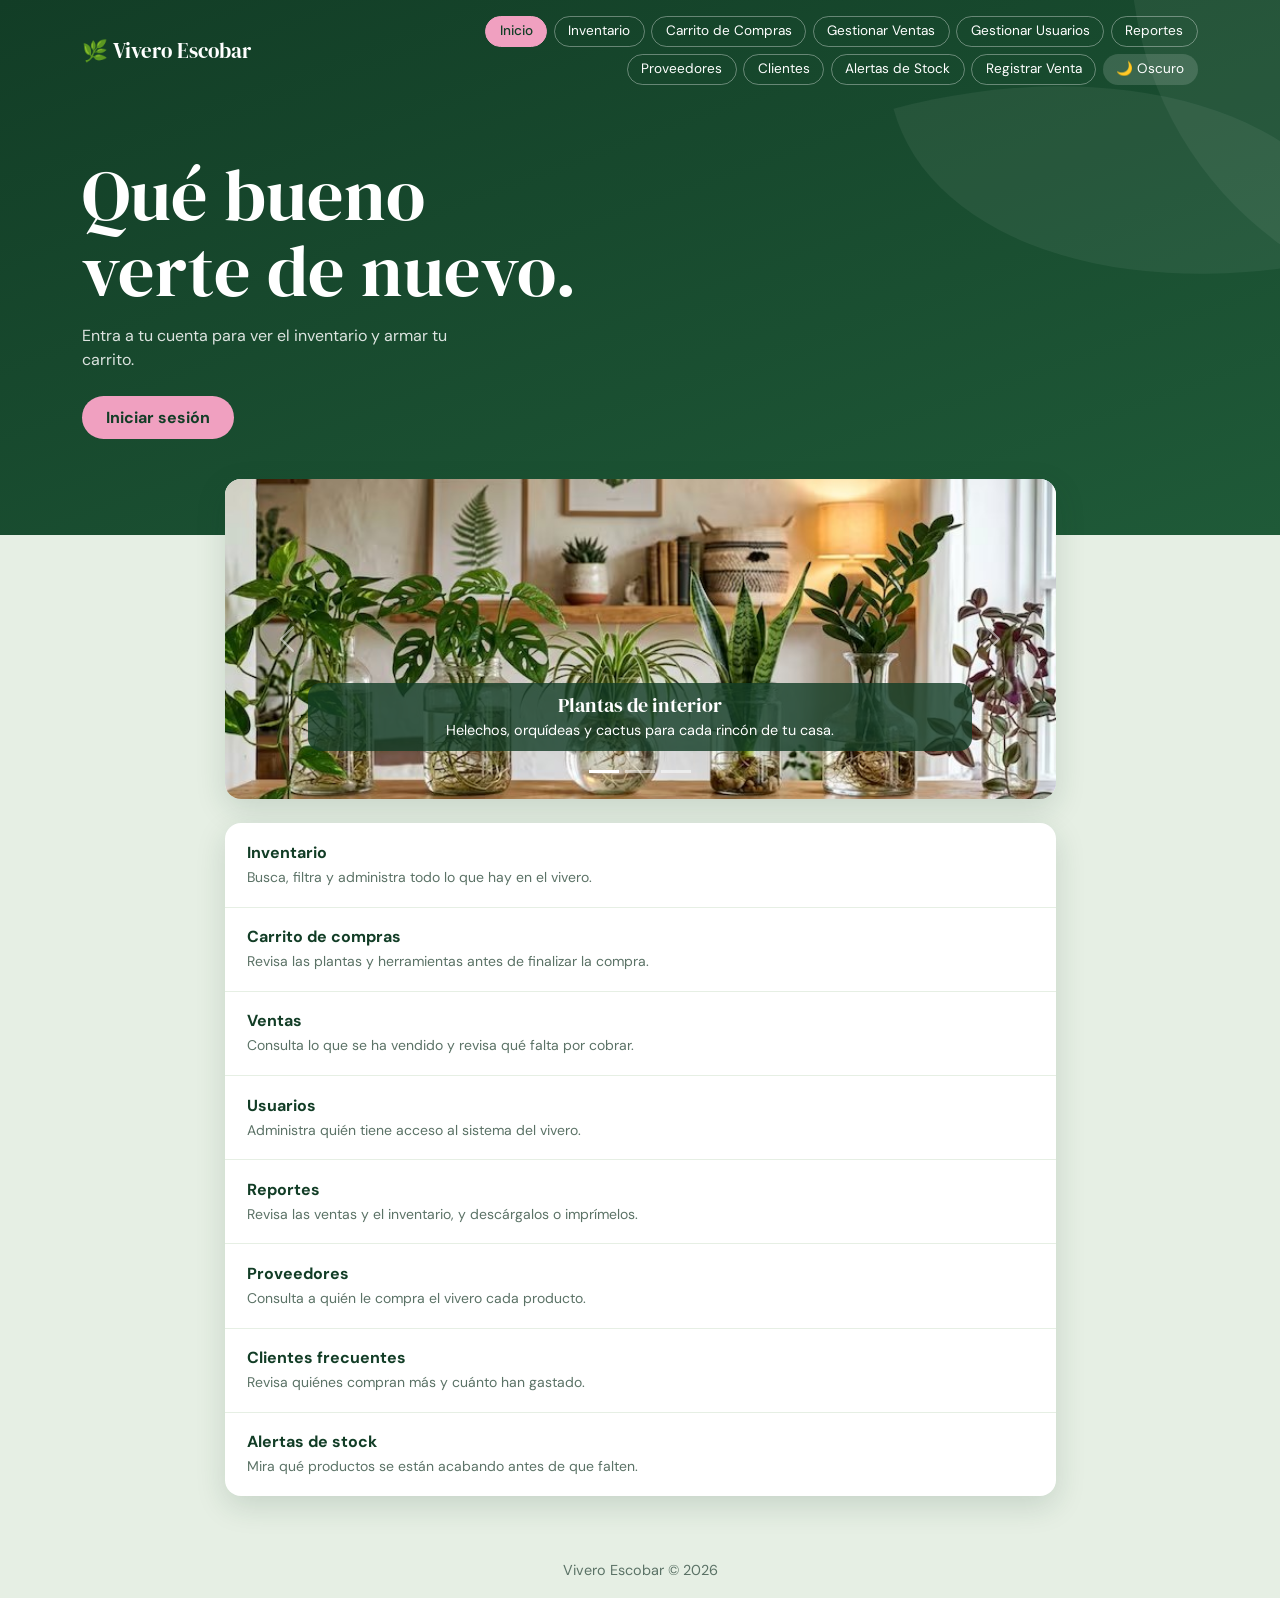
<file: index.html>
<!DOCTYPE html>
<html lang="es">
<head>
  <meta charset="UTF-8">
  <meta name="viewport" content="width=device-width, initial-scale=1">
  <title>Inicio | Vivero Escobar</title>

  <!-- aplica el tema guardado (claro u oscuro) antes de mostrar la pagina -->
  <script>
    try { document.documentElement.setAttribute('data-bs-theme', localStorage.getItem('tema') || 'light'); } catch (e) {}
  </script>

  <!-- bootstrap, fuentes y estilos propios -->
  <link href="https://cdn.jsdelivr.net/npm/bootstrap@5.3.3/dist/css/bootstrap.min.css" rel="stylesheet">
  <link href="https://fonts.googleapis.com/css2?family=DM+Sans:wght@400;500;700&family=DM+Serif+Display&display=swap" rel="stylesheet">
  <link href="estilos.css" rel="stylesheet">
</head>
<body>

  <header class="encabezado">
    <div class="container">
      <nav class="navbar navbar-expand-lg" data-bs-theme="dark">
        <a class="navbar-brand" href="index.html">🌿 Vivero Escobar</a>
        <button class="navbar-toggler" type="button" data-bs-toggle="collapse"
                data-bs-target="#menu" aria-controls="menu" aria-expanded="false" aria-label="Abrir menú">
          <span class="navbar-toggler-icon"></span>
        </button>
        <div class="collapse navbar-collapse justify-content-lg-end" id="menu">
          <div class="menu-items">
          <a class="nav-pildora activo" href="index.html">Inicio</a>
          <a class="nav-pildora" href="inventario.html">Inventario</a>
          <a class="nav-pildora" href="carrito.html">Carrito de Compras</a>
          <a class="nav-pildora" href="ventas.html">Gestionar Ventas</a>
          <a class="nav-pildora" href="usuarios.html">Gestionar Usuarios</a>
          <a class="nav-pildora" href="reportes.html">Reportes</a>
          <a class="nav-pildora" href="proveedores.html">Proveedores</a>
          <a class="nav-pildora" href="clientes.html">Clientes</a>
          <a class="nav-pildora" href="alertas.html">Alertas de Stock</a>
          <a class="nav-pildora" href="nueva-venta.html">Registrar Venta</a>
          <button type="button" class="btn-tema" id="tema">🌙 Oscuro</button>
          </div>
        </div>
      </nav>

      <div class="bienvenida">
        <h1>Qué bueno<br>verte de nuevo.</h1>
        <p class="mt-3 mb-4">Entra a tu cuenta para ver el inventario y armar tu carrito.</p>
        <a href="login.html" class="btn btn-rosa">Iniciar sesión</a>
      </div>
    </div>
  </header>

  <main class="container pb-5">
    <div class="row justify-content-center">
      <div class="col-lg-9">

        <!-- carrusel de fotos (bootstrap) -->
        <div class="panel carrusel">
          <div id="fotos" class="carousel slide" data-bs-ride="carousel">
            <div class="carousel-indicators">
              <button type="button" data-bs-target="#fotos" data-bs-slide-to="0" class="active" aria-current="true" aria-label="Foto 1"></button>
              <button type="button" data-bs-target="#fotos" data-bs-slide-to="1" aria-label="Foto 2"></button>
              <button type="button" data-bs-target="#fotos" data-bs-slide-to="2" aria-label="Foto 3"></button>
            </div>
            <div class="carousel-inner">
              <div class="carousel-item active slide-1">
                <img src="imagenes/planta1.jpg" alt="Plantas de interior" onerror="this.remove()">
                <div class="carousel-caption">
                  <h5>Plantas de interior</h5>
                  <p>Helechos, orquídeas y cactus para cada rincón de tu casa.</p>
                </div>
              </div>
              <div class="carousel-item slide-2">
                <img src="imagenes/planta2.jpg" alt="Macetas y herramientas" onerror="this.remove()">
                <div class="carousel-caption">
                  <h5>Macetas y herramientas</h5>
                  <p>Todo lo que necesitas para cuidar tus plantas.</p>
                </div>
              </div>
              <div class="carousel-item slide-3">
                <img src="imagenes/planta3.jpg" alt="Sustratos y fertilizantes" onerror="this.remove()">
                <div class="carousel-caption">
                  <h5>Sustratos y fertilizantes</h5>
                  <p>Tierra de calidad para que tus plantas crezcan sanas.</p>
                </div>
              </div>
            </div>
            <button class="carousel-control-prev" type="button" data-bs-target="#fotos" data-bs-slide="prev">
              <span class="carousel-control-prev-icon" aria-hidden="true"></span>
              <span class="visually-hidden">Anterior</span>
            </button>
            <button class="carousel-control-next" type="button" data-bs-target="#fotos" data-bs-slide="next">
              <span class="carousel-control-next-icon" aria-hidden="true"></span>
              <span class="visually-hidden">Siguiente</span>
            </button>
          </div>
        </div>

        <div class="panel mt-4">
          <a class="acceso" href="inventario.html">
            <strong>Inventario</strong>
            <small>Busca, filtra y administra todo lo que hay en el vivero.</small>
          </a>
          <a class="acceso" href="carrito.html">
            <strong>Carrito de compras</strong>
            <small>Revisa las plantas y herramientas antes de finalizar la compra.</small>
          </a>
          <a class="acceso" href="ventas.html">
            <strong>Ventas</strong>
            <small>Consulta lo que se ha vendido y revisa qué falta por cobrar.</small>
          </a>
          <a class="acceso" href="usuarios.html">
            <strong>Usuarios</strong>
            <small>Administra quién tiene acceso al sistema del vivero.</small>
          </a>
          <a class="acceso" href="reportes.html">
            <strong>Reportes</strong>
            <small>Revisa las ventas y el inventario, y descárgalos o imprímelos.</small>
          </a>
          <a class="acceso" href="proveedores.html">
            <strong>Proveedores</strong>
            <small>Consulta a quién le compra el vivero cada producto.</small>
          </a>
          <a class="acceso" href="clientes.html">
            <strong>Clientes frecuentes</strong>
            <small>Revisa quiénes compran más y cuánto han gastado.</small>
          </a>
          <a class="acceso" href="alertas.html">
            <strong>Alertas de stock</strong>
            <small>Mira qué productos se están acabando antes de que falten.</small>
          </a>
        </div>
      </div>
    </div>
  </main>

  <footer class="text-center py-3">Vivero Escobar © 2026</footer>

  <script src="https://cdn.jsdelivr.net/npm/bootstrap@5.3.3/dist/js/bootstrap.bundle.min.js"></script>
  <script src="script.js"></script>
</body>
</html>
</file>
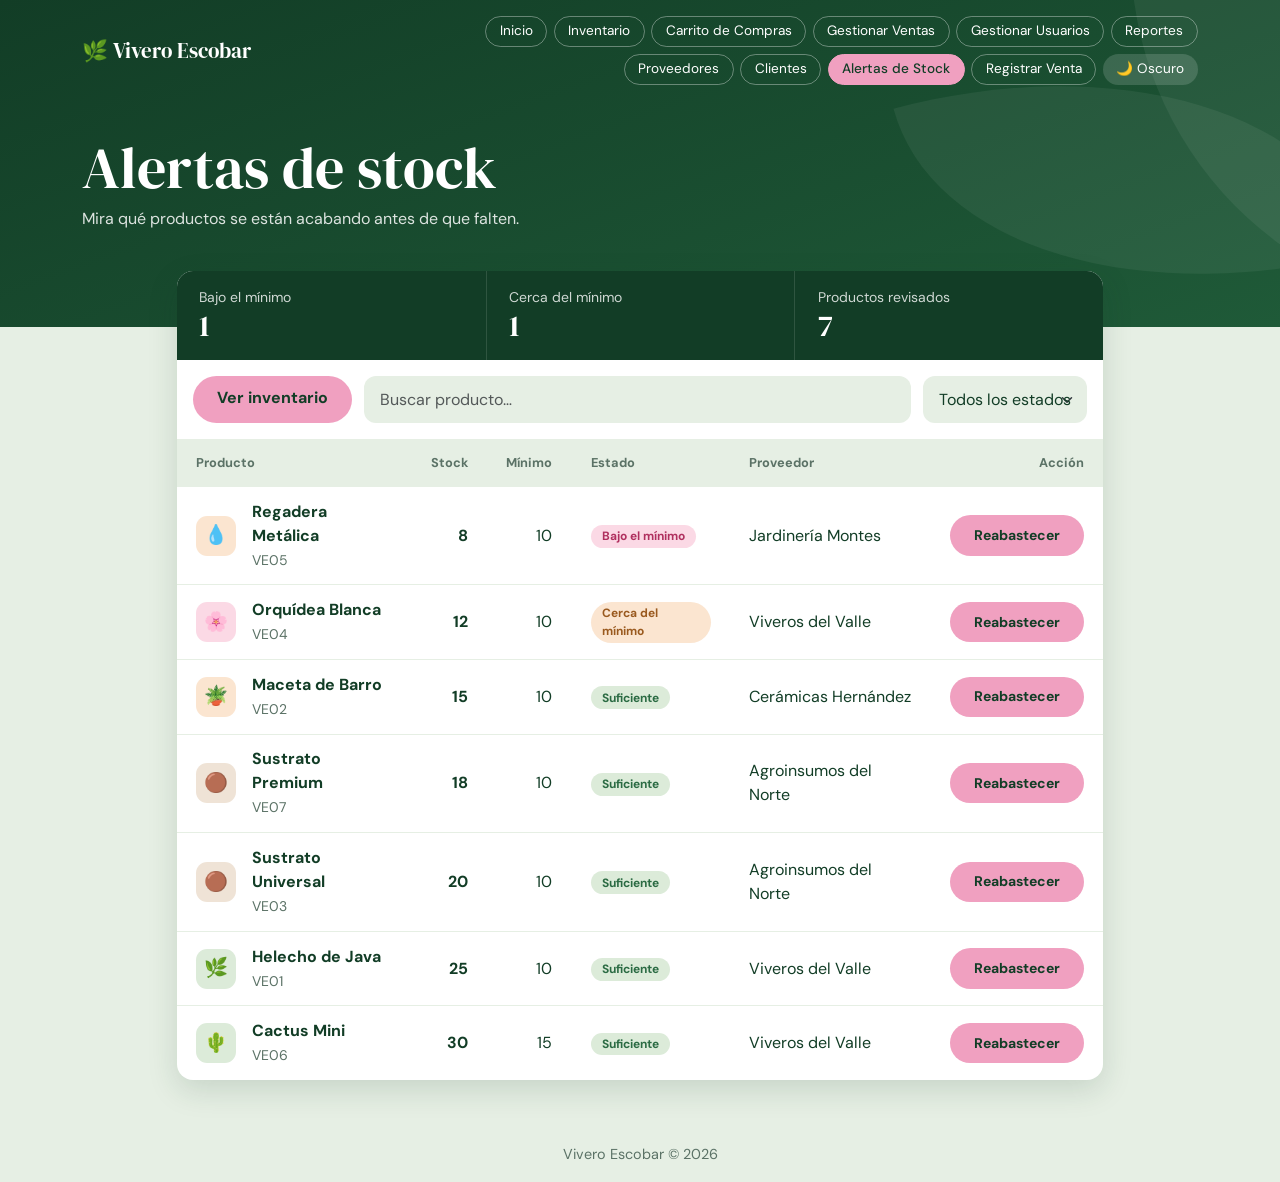
<file: alertas.html>
<!DOCTYPE html>
<html lang="es">
<head>
  <meta charset="UTF-8">
  <meta name="viewport" content="width=device-width, initial-scale=1">
  <title>Alertas de stock | Vivero Escobar</title>

  <!-- aplica el tema guardado (claro u oscuro) antes de mostrar la pagina -->
  <script>
    try { document.documentElement.setAttribute('data-bs-theme', localStorage.getItem('tema') || 'light'); } catch (e) {}
  </script>

  <!-- bootstrap, fuentes y estilos propios -->
  <link href="https://cdn.jsdelivr.net/npm/bootstrap@5.3.3/dist/css/bootstrap.min.css" rel="stylesheet">
  <link href="https://fonts.googleapis.com/css2?family=DM+Sans:wght@400;500;700&family=DM+Serif+Display&display=swap" rel="stylesheet">
  <link href="estilos.css" rel="stylesheet">
</head>
<body>

  <header class="encabezado">
    <div class="container">
      <nav class="navbar navbar-expand-lg" data-bs-theme="dark">
        <a class="navbar-brand" href="index.html">🌿 Vivero Escobar</a>
        <button class="navbar-toggler" type="button" data-bs-toggle="collapse"
                data-bs-target="#menu" aria-controls="menu" aria-expanded="false" aria-label="Abrir menú">
          <span class="navbar-toggler-icon"></span>
        </button>
        <div class="collapse navbar-collapse justify-content-lg-end" id="menu">
          <div class="menu-items">
          <a class="nav-pildora" href="index.html">Inicio</a>
          <a class="nav-pildora" href="inventario.html">Inventario</a>
          <a class="nav-pildora" href="carrito.html">Carrito de Compras</a>
          <a class="nav-pildora" href="ventas.html">Gestionar Ventas</a>
          <a class="nav-pildora" href="usuarios.html">Gestionar Usuarios</a>
          <a class="nav-pildora" href="reportes.html">Reportes</a>
          <a class="nav-pildora" href="proveedores.html">Proveedores</a>
          <a class="nav-pildora" href="clientes.html">Clientes</a>
          <a class="nav-pildora activo" href="alertas.html">Alertas de Stock</a>
          <a class="nav-pildora" href="nueva-venta.html">Registrar Venta</a>
          <button type="button" class="btn-tema" id="tema">🌙 Oscuro</button>
          </div>
        </div>
      </nav>

      <div class="titulo-pagina">
        <h1>Alertas de stock</h1>
        <p>Mira qué productos se están acabando antes de que falten.</p>
      </div>
    </div>
  </header>

  <main class="container pb-5">
    <div class="row justify-content-center">
      <div class="col-lg-10">
        <div class="panel">
        <div class="estadisticas">
          <div><small>Bajo el mínimo</small><span class="cifra">1</span></div>
          <div><small>Cerca del mínimo</small><span class="cifra">1</span></div>
          <div><small>Productos revisados</small><span class="cifra">7</span></div>
        </div>
        <div class="barra">
          <a class="btn btn-rosa" href="inventario.html">Ver inventario</a>
          <input type="text" id="buscar" class="form-control" placeholder="Buscar producto…">
          <select id="filtro" class="form-select">
        <option value="todos">Todos los estados</option>
        <option value="bajo">Bajo el mínimo</option>
        <option value="cerca">Cerca del mínimo</option>
        <option value="suficiente">Suficiente</option>
          </select>
        </div>
        <div class="tabla-scroll">
          <table class="tabla">
            <thead><tr><th>Producto</th><th class="der">Stock</th><th class="der">Mínimo</th><th>Estado</th><th>Proveedor</th><th class="der">Acción</th></tr></thead>
            <tbody>
            <tr class="fila" data-texto="regadera metálica ve05" data-filtro="bajo">
              <td><div class="d-flex align-items-center gap-3">
                <span class="icono-producto" style="background:#fbe5d0">💧</span>
                <div><strong>Regadera Metálica</strong><br><small>VE05</small></div></div></td>
              <td class="der"><strong>8</strong></td>
              <td class="der">10</td>
              <td><span class="pildora p-bajo">Bajo el mínimo</span></td>
              <td>Jardinería Montes</td>
              <td class="der"><button class="btn btn-rosa btn-sm" onclick="proximamente('hacer el pedido al proveedor')">Reabastecer</button></td>
            </tr>
            <tr class="fila" data-texto="orquídea blanca ve04" data-filtro="cerca">
              <td><div class="d-flex align-items-center gap-3">
                <span class="icono-producto" style="background:#fbd9e5">🌸</span>
                <div><strong>Orquídea Blanca</strong><br><small>VE04</small></div></div></td>
              <td class="der"><strong>12</strong></td>
              <td class="der">10</td>
              <td><span class="pildora p-pendiente">Cerca del mínimo</span></td>
              <td>Viveros del Valle</td>
              <td class="der"><button class="btn btn-rosa btn-sm" onclick="proximamente('hacer el pedido al proveedor')">Reabastecer</button></td>
            </tr>
            <tr class="fila" data-texto="maceta de barro ve02" data-filtro="suficiente">
              <td><div class="d-flex align-items-center gap-3">
                <span class="icono-producto" style="background:#fbe5d0">🪴</span>
                <div><strong>Maceta de Barro</strong><br><small>VE02</small></div></div></td>
              <td class="der"><strong>15</strong></td>
              <td class="der">10</td>
              <td><span class="pildora p-pagada">Suficiente</span></td>
              <td>Cerámicas Hernández</td>
              <td class="der"><button class="btn btn-rosa btn-sm" onclick="proximamente('hacer el pedido al proveedor')">Reabastecer</button></td>
            </tr>
            <tr class="fila" data-texto="sustrato premium ve07" data-filtro="suficiente">
              <td><div class="d-flex align-items-center gap-3">
                <span class="icono-producto" style="background:#efe3d6">🟤</span>
                <div><strong>Sustrato Premium</strong><br><small>VE07</small></div></div></td>
              <td class="der"><strong>18</strong></td>
              <td class="der">10</td>
              <td><span class="pildora p-pagada">Suficiente</span></td>
              <td>Agroinsumos del Norte</td>
              <td class="der"><button class="btn btn-rosa btn-sm" onclick="proximamente('hacer el pedido al proveedor')">Reabastecer</button></td>
            </tr>
            <tr class="fila" data-texto="sustrato universal ve03" data-filtro="suficiente">
              <td><div class="d-flex align-items-center gap-3">
                <span class="icono-producto" style="background:#efe3d6">🟤</span>
                <div><strong>Sustrato Universal</strong><br><small>VE03</small></div></div></td>
              <td class="der"><strong>20</strong></td>
              <td class="der">10</td>
              <td><span class="pildora p-pagada">Suficiente</span></td>
              <td>Agroinsumos del Norte</td>
              <td class="der"><button class="btn btn-rosa btn-sm" onclick="proximamente('hacer el pedido al proveedor')">Reabastecer</button></td>
            </tr>
            <tr class="fila" data-texto="helecho de java ve01" data-filtro="suficiente">
              <td><div class="d-flex align-items-center gap-3">
                <span class="icono-producto" style="background:#dcebd9">🌿</span>
                <div><strong>Helecho de Java</strong><br><small>VE01</small></div></div></td>
              <td class="der"><strong>25</strong></td>
              <td class="der">10</td>
              <td><span class="pildora p-pagada">Suficiente</span></td>
              <td>Viveros del Valle</td>
              <td class="der"><button class="btn btn-rosa btn-sm" onclick="proximamente('hacer el pedido al proveedor')">Reabastecer</button></td>
            </tr>
            <tr class="fila" data-texto="cactus mini ve06" data-filtro="suficiente">
              <td><div class="d-flex align-items-center gap-3">
                <span class="icono-producto" style="background:#dcebd9">🌵</span>
                <div><strong>Cactus Mini</strong><br><small>VE06</small></div></div></td>
              <td class="der"><strong>30</strong></td>
              <td class="der">15</td>
              <td><span class="pildora p-pagada">Suficiente</span></td>
              <td>Viveros del Valle</td>
              <td class="der"><button class="btn btn-rosa btn-sm" onclick="proximamente('hacer el pedido al proveedor')">Reabastecer</button></td>
            </tr>
            </tbody>
          </table>
        </div>
        </div>
      </div>
    </div>
  </main>

  <footer class="text-center py-3">Vivero Escobar © 2026</footer>

  <script src="https://cdn.jsdelivr.net/npm/bootstrap@5.3.3/dist/js/bootstrap.bundle.min.js"></script>
  <script src="script.js"></script>
</body>
</html>
</file>
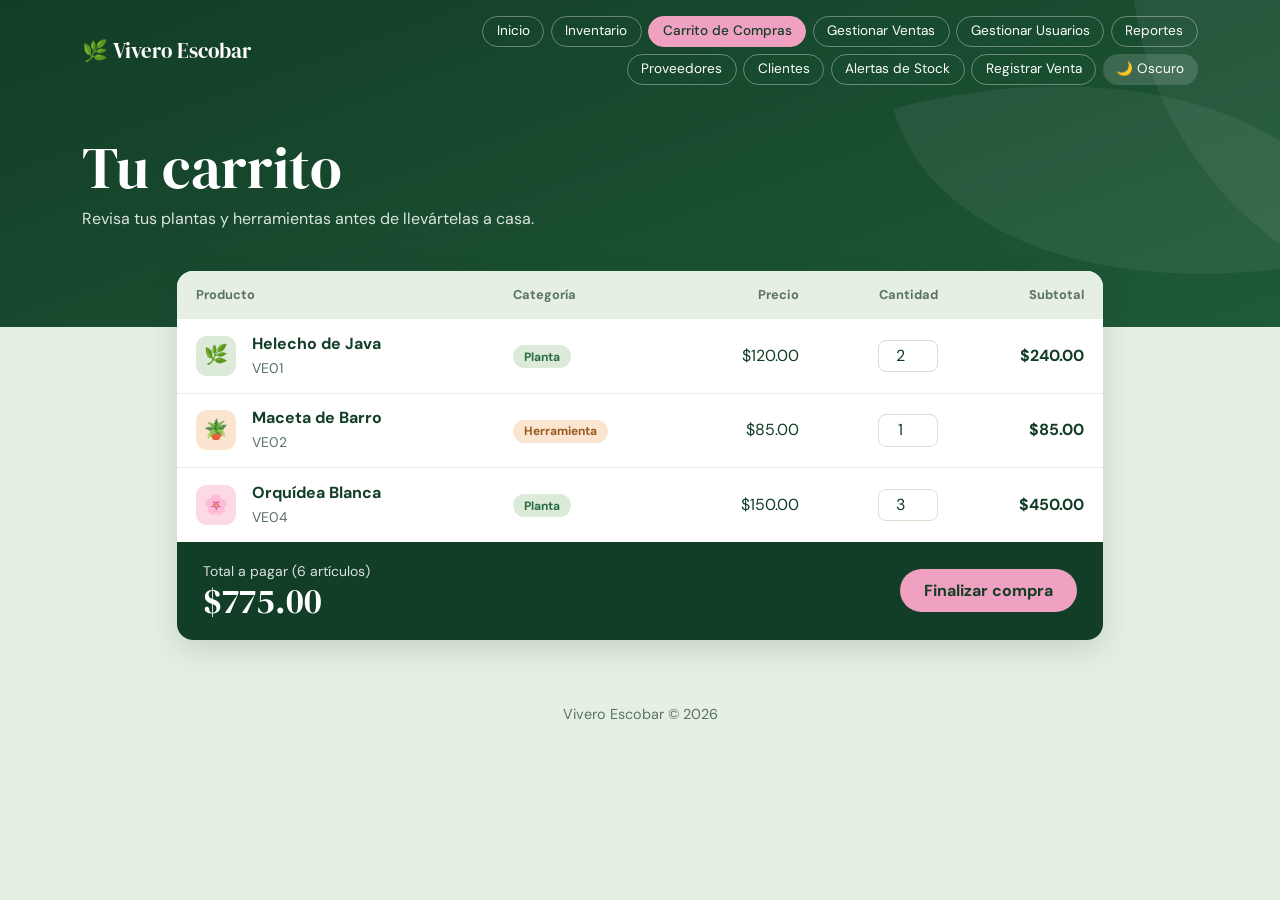
<file: carrito.html>
<!DOCTYPE html>
<html lang="es">
<head>
  <meta charset="UTF-8">
  <meta name="viewport" content="width=device-width, initial-scale=1">
  <title>Tu carrito | Vivero Escobar</title>

  <!-- aplica el tema guardado (claro u oscuro) antes de mostrar la pagina -->
  <script>
    try { document.documentElement.setAttribute('data-bs-theme', localStorage.getItem('tema') || 'light'); } catch (e) {}
  </script>

  <!-- bootstrap, fuentes y estilos propios -->
  <link href="https://cdn.jsdelivr.net/npm/bootstrap@5.3.3/dist/css/bootstrap.min.css" rel="stylesheet">
  <link href="https://fonts.googleapis.com/css2?family=DM+Sans:wght@400;500;700&family=DM+Serif+Display&display=swap" rel="stylesheet">
  <link href="estilos.css" rel="stylesheet">
</head>
<body>

  <header class="encabezado">
    <div class="container">
      <nav class="navbar navbar-expand-lg" data-bs-theme="dark">
        <a class="navbar-brand" href="index.html">🌿 Vivero Escobar</a>
        <button class="navbar-toggler" type="button" data-bs-toggle="collapse"
                data-bs-target="#menu" aria-controls="menu" aria-expanded="false" aria-label="Abrir menú">
          <span class="navbar-toggler-icon"></span>
        </button>
        <div class="collapse navbar-collapse justify-content-lg-end" id="menu">
          <div class="menu-items">
          <a class="nav-pildora" href="index.html">Inicio</a>
          <a class="nav-pildora" href="inventario.html">Inventario</a>
          <a class="nav-pildora activo" href="carrito.html">Carrito de Compras</a>
          <a class="nav-pildora" href="ventas.html">Gestionar Ventas</a>
          <a class="nav-pildora" href="usuarios.html">Gestionar Usuarios</a>
          <a class="nav-pildora" href="reportes.html">Reportes</a>
          <a class="nav-pildora" href="proveedores.html">Proveedores</a>
          <a class="nav-pildora" href="clientes.html">Clientes</a>
          <a class="nav-pildora" href="alertas.html">Alertas de Stock</a>
          <a class="nav-pildora" href="nueva-venta.html">Registrar Venta</a>
          <button type="button" class="btn-tema" id="tema">🌙 Oscuro</button>
          </div>
        </div>
      </nav>

      <div class="titulo-pagina">
        <h1>Tu carrito</h1>
        <p>Revisa tus plantas y herramientas antes de llevártelas a casa.</p>
      </div>
    </div>
  </header>

  <main class="container pb-5">
    <div class="row justify-content-center">
      <div class="col-lg-10">
        <div class="panel">
        <div class="tabla-scroll">
          <table class="tabla">
            <thead><tr><th>Producto</th><th>Categoría</th><th class="der">Precio</th><th class="der">Cantidad</th><th class="der">Subtotal</th></tr></thead>
            <tbody>
            <tr>
              <td><div class="d-flex align-items-center gap-3">
                <span class="icono-producto" style="background:#dcebd9">🌿</span>
                <div><strong>Helecho de Java</strong><br><small>VE01</small></div></div></td>
              <td><span class="pildora p-planta">Planta</span></td>
              <td class="der">$120.00</td>
              <td class="der"><input type="number" class="cantidad" min="1" value="2" data-precio="120"></td>
              <td class="der"><strong class="subtotal">$240.00</strong></td>
            </tr>
            <tr>
              <td><div class="d-flex align-items-center gap-3">
                <span class="icono-producto" style="background:#fbe5d0">🪴</span>
                <div><strong>Maceta de Barro</strong><br><small>VE02</small></div></div></td>
              <td><span class="pildora p-herramienta">Herramienta</span></td>
              <td class="der">$85.00</td>
              <td class="der"><input type="number" class="cantidad" min="1" value="1" data-precio="85"></td>
              <td class="der"><strong class="subtotal">$85.00</strong></td>
            </tr>
            <tr>
              <td><div class="d-flex align-items-center gap-3">
                <span class="icono-producto" style="background:#fbd9e5">🌸</span>
                <div><strong>Orquídea Blanca</strong><br><small>VE04</small></div></div></td>
              <td><span class="pildora p-planta">Planta</span></td>
              <td class="der">$150.00</td>
              <td class="der"><input type="number" class="cantidad" min="1" value="3" data-precio="150"></td>
              <td class="der"><strong class="subtotal">$450.00</strong></td>
            </tr>
            </tbody>
          </table>
        </div>
        <div class="pie-carrito">
          <div>
            <small id="resumen">Total a pagar (6 artículos)</small>
            <span class="cifra" id="total">$775.00</span>
          </div>
          <button class="btn btn-rosa" id="finalizar">Finalizar compra</button>
        </div>
        </div>
      </div>
    </div>
  </main>

  <footer class="text-center py-3">Vivero Escobar © 2026</footer>

  <script src="https://cdn.jsdelivr.net/npm/bootstrap@5.3.3/dist/js/bootstrap.bundle.min.js"></script>
  <script src="script.js"></script>
  <script>
    // recalcula subtotales, total y numero de articulos
    function recalcular() {
        let total = 0, articulos = 0;
        document.querySelectorAll('.cantidad').forEach(function (campo) {
            let cantidad = parseInt(campo.value) || 0;
            if (cantidad < 1) cantidad = 1;
            const subtotal = cantidad * parseFloat(campo.dataset.precio);
            campo.closest('tr').querySelector('.subtotal').textContent = '$' + subtotal.toFixed(2);
            total += subtotal;
            articulos += cantidad;
        });
        document.getElementById('total').textContent = '$' + total.toFixed(2);
        document.getElementById('resumen').textContent = 'Total a pagar (' + articulos + ' artículos)';
    }
    document.querySelectorAll('.cantidad').forEach(function (campo) {
        campo.addEventListener('input', recalcular);
    });
    document.getElementById('finalizar').addEventListener('click', function () {
        alert('¡Gracias por tu compra en el Vivero Escobar!');
    });
    recalcular();
  </script>
</body>
</html>
</file>
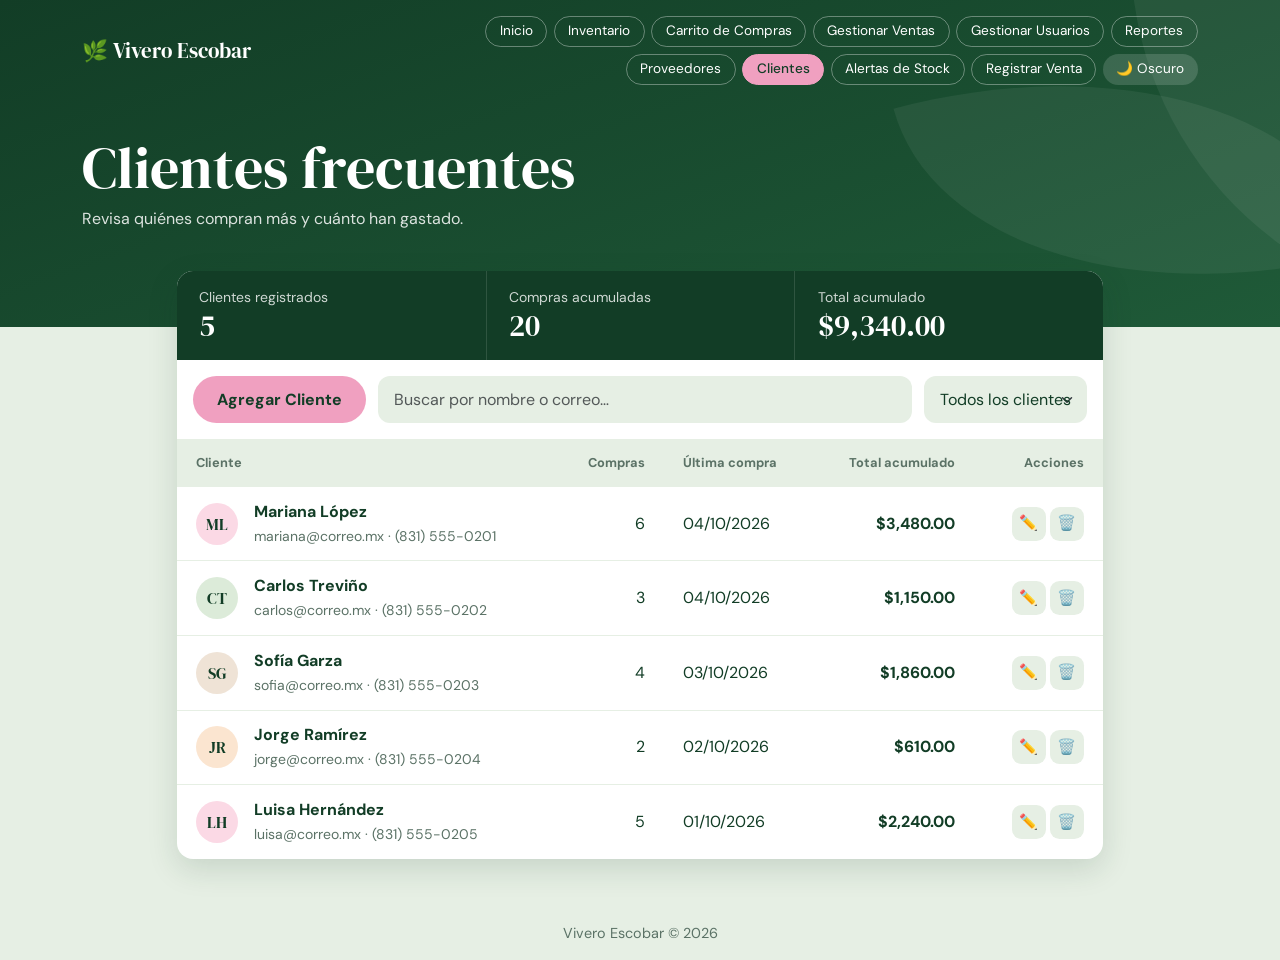
<file: clientes.html>
<!DOCTYPE html>
<html lang="es">
<head>
  <meta charset="UTF-8">
  <meta name="viewport" content="width=device-width, initial-scale=1">
  <title>Clientes frecuentes | Vivero Escobar</title>

  <!-- aplica el tema guardado (claro u oscuro) antes de mostrar la pagina -->
  <script>
    try { document.documentElement.setAttribute('data-bs-theme', localStorage.getItem('tema') || 'light'); } catch (e) {}
  </script>

  <!-- bootstrap, fuentes y estilos propios -->
  <link href="https://cdn.jsdelivr.net/npm/bootstrap@5.3.3/dist/css/bootstrap.min.css" rel="stylesheet">
  <link href="https://fonts.googleapis.com/css2?family=DM+Sans:wght@400;500;700&family=DM+Serif+Display&display=swap" rel="stylesheet">
  <link href="estilos.css" rel="stylesheet">
</head>
<body>

  <header class="encabezado">
    <div class="container">
      <nav class="navbar navbar-expand-lg" data-bs-theme="dark">
        <a class="navbar-brand" href="index.html">🌿 Vivero Escobar</a>
        <button class="navbar-toggler" type="button" data-bs-toggle="collapse"
                data-bs-target="#menu" aria-controls="menu" aria-expanded="false" aria-label="Abrir menú">
          <span class="navbar-toggler-icon"></span>
        </button>
        <div class="collapse navbar-collapse justify-content-lg-end" id="menu">
          <div class="menu-items">
          <a class="nav-pildora" href="index.html">Inicio</a>
          <a class="nav-pildora" href="inventario.html">Inventario</a>
          <a class="nav-pildora" href="carrito.html">Carrito de Compras</a>
          <a class="nav-pildora" href="ventas.html">Gestionar Ventas</a>
          <a class="nav-pildora" href="usuarios.html">Gestionar Usuarios</a>
          <a class="nav-pildora" href="reportes.html">Reportes</a>
          <a class="nav-pildora" href="proveedores.html">Proveedores</a>
          <a class="nav-pildora activo" href="clientes.html">Clientes</a>
          <a class="nav-pildora" href="alertas.html">Alertas de Stock</a>
          <a class="nav-pildora" href="nueva-venta.html">Registrar Venta</a>
          <button type="button" class="btn-tema" id="tema">🌙 Oscuro</button>
          </div>
        </div>
      </nav>

      <div class="titulo-pagina">
        <h1>Clientes frecuentes</h1>
        <p>Revisa quiénes compran más y cuánto han gastado.</p>
      </div>
    </div>
  </header>

  <main class="container pb-5">
    <div class="row justify-content-center">
      <div class="col-lg-10">
        <div class="panel">
        <div class="estadisticas">
          <div><small>Clientes registrados</small><span class="cifra" id="n-clientes">5</span></div>
          <div><small>Compras acumuladas</small><span class="cifra" id="n-compras">20</span></div>
          <div><small>Total acumulado</small><span class="cifra" id="n-total">$9,340.00</span></div>
        </div>
        <div class="barra">
          <button class="btn btn-rosa" onclick="proximamente('agregar un cliente')">Agregar Cliente</button>
          <input type="text" id="buscar" class="form-control" placeholder="Buscar por nombre o correo…">
          <select id="filtro" class="form-select">
        <option value="todos">Todos los clientes</option>
        <option value="frecuente">Frecuentes</option>
        <option value="ocasional">Ocasionales</option>
          </select>
        </div>
        <div class="tabla-scroll">
          <table class="tabla">
            <thead><tr><th>Cliente</th><th class="der">Compras</th><th>Última compra</th><th class="der">Total acumulado</th><th class="der">Acciones</th></tr></thead>
            <tbody>
            <tr class="fila" data-texto="mariana lópez mariana@correo.mx" data-filtro="frecuente" data-compras="6" data-total="3480">
              <td><div class="d-flex align-items-center gap-3">
                <span class="avatar" style="background:#fbd9e5">ML</span>
                <div><strong>Mariana López</strong><br><small>mariana@correo.mx · (831) 555-0201</small></div></div></td>
              <td class="der">6</td>
              <td>04/10/2026</td>
              <td class="der"><strong>$3,480.00</strong></td>
              <td class="der"><button class="btn-icono" title="Editar" onclick="proximamente('editar el cliente')">✏️</button><button class="btn-icono" title="Eliminar" onclick="borrarFila(this)">🗑️</button></td>
            </tr>
            <tr class="fila" data-texto="carlos treviño carlos@correo.mx" data-filtro="ocasional" data-compras="3" data-total="1150">
              <td><div class="d-flex align-items-center gap-3">
                <span class="avatar" style="background:#dcebd9">CT</span>
                <div><strong>Carlos Treviño</strong><br><small>carlos@correo.mx · (831) 555-0202</small></div></div></td>
              <td class="der">3</td>
              <td>04/10/2026</td>
              <td class="der"><strong>$1,150.00</strong></td>
              <td class="der"><button class="btn-icono" title="Editar" onclick="proximamente('editar el cliente')">✏️</button><button class="btn-icono" title="Eliminar" onclick="borrarFila(this)">🗑️</button></td>
            </tr>
            <tr class="fila" data-texto="sofía garza sofia@correo.mx" data-filtro="frecuente" data-compras="4" data-total="1860">
              <td><div class="d-flex align-items-center gap-3">
                <span class="avatar" style="background:#efe3d6">SG</span>
                <div><strong>Sofía Garza</strong><br><small>sofia@correo.mx · (831) 555-0203</small></div></div></td>
              <td class="der">4</td>
              <td>03/10/2026</td>
              <td class="der"><strong>$1,860.00</strong></td>
              <td class="der"><button class="btn-icono" title="Editar" onclick="proximamente('editar el cliente')">✏️</button><button class="btn-icono" title="Eliminar" onclick="borrarFila(this)">🗑️</button></td>
            </tr>
            <tr class="fila" data-texto="jorge ramírez jorge@correo.mx" data-filtro="ocasional" data-compras="2" data-total="610">
              <td><div class="d-flex align-items-center gap-3">
                <span class="avatar" style="background:#fbe5d0">JR</span>
                <div><strong>Jorge Ramírez</strong><br><small>jorge@correo.mx · (831) 555-0204</small></div></div></td>
              <td class="der">2</td>
              <td>02/10/2026</td>
              <td class="der"><strong>$610.00</strong></td>
              <td class="der"><button class="btn-icono" title="Editar" onclick="proximamente('editar el cliente')">✏️</button><button class="btn-icono" title="Eliminar" onclick="borrarFila(this)">🗑️</button></td>
            </tr>
            <tr class="fila" data-texto="luisa hernández luisa@correo.mx" data-filtro="frecuente" data-compras="5" data-total="2240">
              <td><div class="d-flex align-items-center gap-3">
                <span class="avatar" style="background:#fbd9e5">LH</span>
                <div><strong>Luisa Hernández</strong><br><small>luisa@correo.mx · (831) 555-0205</small></div></div></td>
              <td class="der">5</td>
              <td>01/10/2026</td>
              <td class="der"><strong>$2,240.00</strong></td>
              <td class="der"><button class="btn-icono" title="Editar" onclick="proximamente('editar el cliente')">✏️</button><button class="btn-icono" title="Eliminar" onclick="borrarFila(this)">🗑️</button></td>
            </tr>
            </tbody>
          </table>
        </div>
        </div>
      </div>
    </div>
  </main>

  <footer class="text-center py-3">Vivero Escobar © 2026</footer>

  <script src="https://cdn.jsdelivr.net/npm/bootstrap@5.3.3/dist/js/bootstrap.bundle.min.js"></script>
  <script src="script.js"></script>
  <script>
    // actualiza las cifras de arriba segun las filas que quedan
    function actualizarResumen() {
        const filas = document.querySelectorAll('.fila');
        let compras = 0, total = 0;
        filas.forEach(function (fila) {
            compras += parseInt(fila.dataset.compras);
            total += parseFloat(fila.dataset.total);
        });
        document.getElementById('n-clientes').textContent = filas.length;
        document.getElementById('n-compras').textContent = compras;
        document.getElementById('n-total').textContent = '$' + total.toLocaleString('en-US', { minimumFractionDigits: 2 });
    }
  </script>
</body>
</html>
</file>
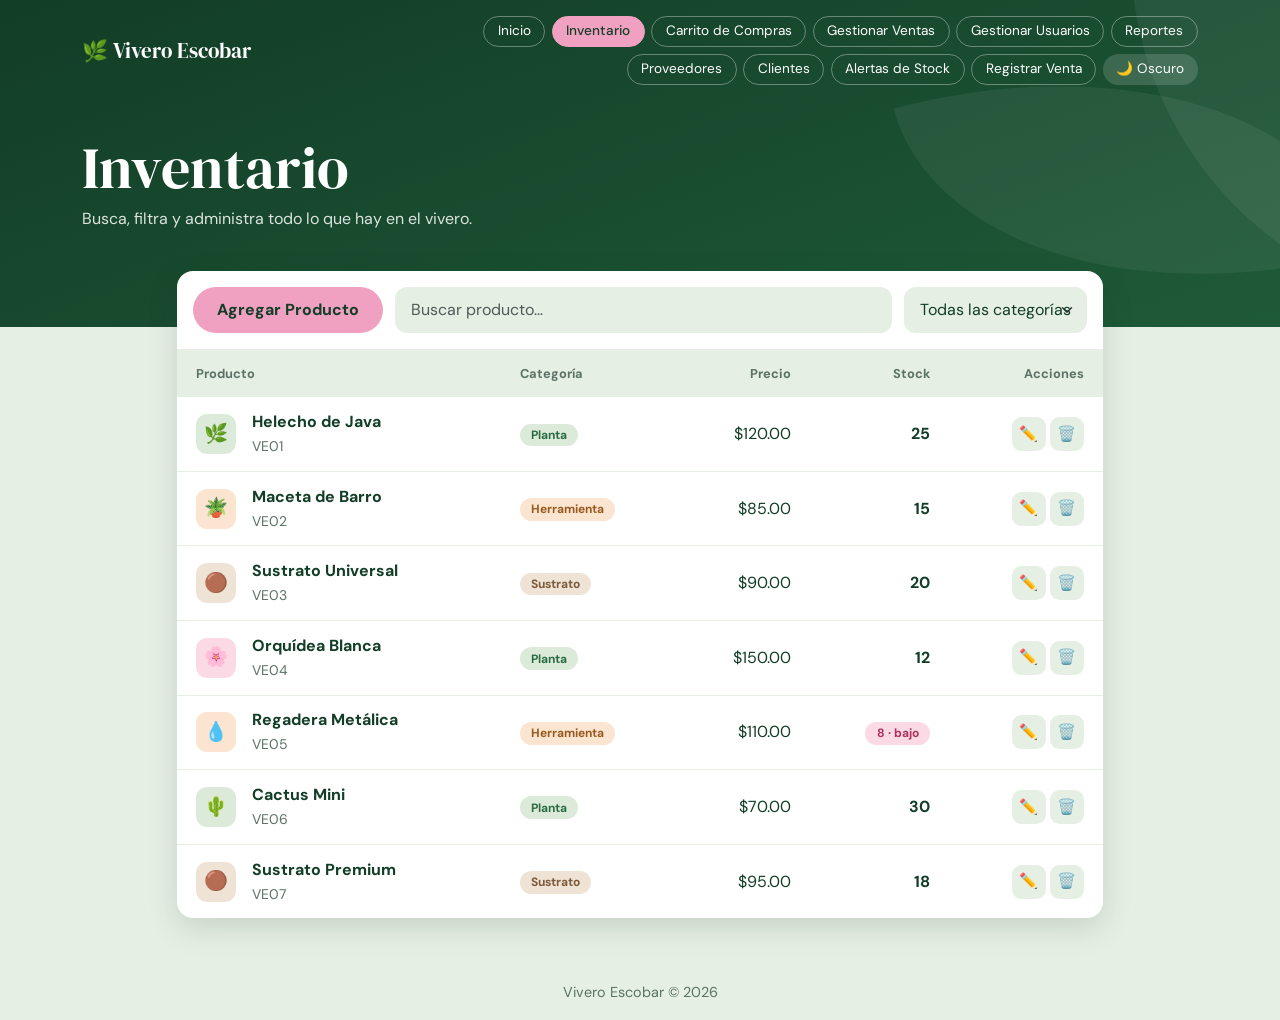
<file: inventario.html>
<!DOCTYPE html>
<html lang="es">
<head>
  <meta charset="UTF-8">
  <meta name="viewport" content="width=device-width, initial-scale=1">
  <title>Inventario | Vivero Escobar</title>

  <!-- aplica el tema guardado (claro u oscuro) antes de mostrar la pagina -->
  <script>
    try { document.documentElement.setAttribute('data-bs-theme', localStorage.getItem('tema') || 'light'); } catch (e) {}
  </script>

  <!-- bootstrap, fuentes y estilos propios -->
  <link href="https://cdn.jsdelivr.net/npm/bootstrap@5.3.3/dist/css/bootstrap.min.css" rel="stylesheet">
  <link href="https://fonts.googleapis.com/css2?family=DM+Sans:wght@400;500;700&family=DM+Serif+Display&display=swap" rel="stylesheet">
  <link href="estilos.css" rel="stylesheet">
</head>
<body>

  <header class="encabezado">
    <div class="container">
      <nav class="navbar navbar-expand-lg" data-bs-theme="dark">
        <a class="navbar-brand" href="index.html">🌿 Vivero Escobar</a>
        <button class="navbar-toggler" type="button" data-bs-toggle="collapse"
                data-bs-target="#menu" aria-controls="menu" aria-expanded="false" aria-label="Abrir menú">
          <span class="navbar-toggler-icon"></span>
        </button>
        <div class="collapse navbar-collapse justify-content-lg-end" id="menu">
          <div class="menu-items">
          <a class="nav-pildora" href="index.html">Inicio</a>
          <a class="nav-pildora activo" href="inventario.html">Inventario</a>
          <a class="nav-pildora" href="carrito.html">Carrito de Compras</a>
          <a class="nav-pildora" href="ventas.html">Gestionar Ventas</a>
          <a class="nav-pildora" href="usuarios.html">Gestionar Usuarios</a>
          <a class="nav-pildora" href="reportes.html">Reportes</a>
          <a class="nav-pildora" href="proveedores.html">Proveedores</a>
          <a class="nav-pildora" href="clientes.html">Clientes</a>
          <a class="nav-pildora" href="alertas.html">Alertas de Stock</a>
          <a class="nav-pildora" href="nueva-venta.html">Registrar Venta</a>
          <button type="button" class="btn-tema" id="tema">🌙 Oscuro</button>
          </div>
        </div>
      </nav>

      <div class="titulo-pagina">
        <h1>Inventario</h1>
        <p>Busca, filtra y administra todo lo que hay en el vivero.</p>
      </div>
    </div>
  </header>

  <main class="container pb-5">
    <div class="row justify-content-center">
      <div class="col-lg-10">
        <div class="panel">
        <div class="barra">
          <button class="btn btn-rosa" onclick="proximamente('agregar un producto')">Agregar Producto</button>
          <input type="text" id="buscar" class="form-control" placeholder="Buscar producto…">
          <select id="filtro" class="form-select">
        <option value="todos">Todas las categorías</option>
        <option value="planta">Planta</option>
        <option value="herramienta">Herramienta</option>
        <option value="sustrato">Sustrato</option>
          </select>
        </div>
        <div class="tabla-scroll">
          <table class="tabla">
            <thead><tr><th>Producto</th><th>Categoría</th><th class="der">Precio</th><th class="der">Stock</th><th class="der">Acciones</th></tr></thead>
            <tbody>
            <tr class="fila" data-texto="helecho de java ve01" data-filtro="planta">
              <td><div class="d-flex align-items-center gap-3">
                <span class="icono-producto" style="background:#dcebd9">🌿</span>
                <div><strong>Helecho de Java</strong><br><small>VE01</small></div></div></td>
              <td><span class="pildora p-planta">Planta</span></td>
              <td class="der">$120.00</td>
              <td class="der"><strong>25</strong></td>
              <td class="der"><button class="btn-icono" title="Editar" onclick="proximamente('editar el producto')">✏️</button><button class="btn-icono" title="Eliminar" onclick="borrarFila(this)">🗑️</button></td>
            </tr>
            <tr class="fila" data-texto="maceta de barro ve02" data-filtro="herramienta">
              <td><div class="d-flex align-items-center gap-3">
                <span class="icono-producto" style="background:#fbe5d0">🪴</span>
                <div><strong>Maceta de Barro</strong><br><small>VE02</small></div></div></td>
              <td><span class="pildora p-herramienta">Herramienta</span></td>
              <td class="der">$85.00</td>
              <td class="der"><strong>15</strong></td>
              <td class="der"><button class="btn-icono" title="Editar" onclick="proximamente('editar el producto')">✏️</button><button class="btn-icono" title="Eliminar" onclick="borrarFila(this)">🗑️</button></td>
            </tr>
            <tr class="fila" data-texto="sustrato universal ve03" data-filtro="sustrato">
              <td><div class="d-flex align-items-center gap-3">
                <span class="icono-producto" style="background:#efe3d6">🟤</span>
                <div><strong>Sustrato Universal</strong><br><small>VE03</small></div></div></td>
              <td><span class="pildora p-sustrato">Sustrato</span></td>
              <td class="der">$90.00</td>
              <td class="der"><strong>20</strong></td>
              <td class="der"><button class="btn-icono" title="Editar" onclick="proximamente('editar el producto')">✏️</button><button class="btn-icono" title="Eliminar" onclick="borrarFila(this)">🗑️</button></td>
            </tr>
            <tr class="fila" data-texto="orquídea blanca ve04" data-filtro="planta">
              <td><div class="d-flex align-items-center gap-3">
                <span class="icono-producto" style="background:#fbd9e5">🌸</span>
                <div><strong>Orquídea Blanca</strong><br><small>VE04</small></div></div></td>
              <td><span class="pildora p-planta">Planta</span></td>
              <td class="der">$150.00</td>
              <td class="der"><strong>12</strong></td>
              <td class="der"><button class="btn-icono" title="Editar" onclick="proximamente('editar el producto')">✏️</button><button class="btn-icono" title="Eliminar" onclick="borrarFila(this)">🗑️</button></td>
            </tr>
            <tr class="fila" data-texto="regadera metálica ve05" data-filtro="herramienta">
              <td><div class="d-flex align-items-center gap-3">
                <span class="icono-producto" style="background:#fbe5d0">💧</span>
                <div><strong>Regadera Metálica</strong><br><small>VE05</small></div></div></td>
              <td><span class="pildora p-herramienta">Herramienta</span></td>
              <td class="der">$110.00</td>
              <td class="der"><a class="pildora p-bajo" href="alertas.html" style="text-decoration:none">8 · bajo</a></td>
              <td class="der"><button class="btn-icono" title="Editar" onclick="proximamente('editar el producto')">✏️</button><button class="btn-icono" title="Eliminar" onclick="borrarFila(this)">🗑️</button></td>
            </tr>
            <tr class="fila" data-texto="cactus mini ve06" data-filtro="planta">
              <td><div class="d-flex align-items-center gap-3">
                <span class="icono-producto" style="background:#dcebd9">🌵</span>
                <div><strong>Cactus Mini</strong><br><small>VE06</small></div></div></td>
              <td><span class="pildora p-planta">Planta</span></td>
              <td class="der">$70.00</td>
              <td class="der"><strong>30</strong></td>
              <td class="der"><button class="btn-icono" title="Editar" onclick="proximamente('editar el producto')">✏️</button><button class="btn-icono" title="Eliminar" onclick="borrarFila(this)">🗑️</button></td>
            </tr>
            <tr class="fila" data-texto="sustrato premium ve07" data-filtro="sustrato">
              <td><div class="d-flex align-items-center gap-3">
                <span class="icono-producto" style="background:#efe3d6">🟤</span>
                <div><strong>Sustrato Premium</strong><br><small>VE07</small></div></div></td>
              <td><span class="pildora p-sustrato">Sustrato</span></td>
              <td class="der">$95.00</td>
              <td class="der"><strong>18</strong></td>
              <td class="der"><button class="btn-icono" title="Editar" onclick="proximamente('editar el producto')">✏️</button><button class="btn-icono" title="Eliminar" onclick="borrarFila(this)">🗑️</button></td>
            </tr>
            </tbody>
          </table>
        </div>
        </div>
      </div>
    </div>
  </main>

  <footer class="text-center py-3">Vivero Escobar © 2026</footer>

  <script src="https://cdn.jsdelivr.net/npm/bootstrap@5.3.3/dist/js/bootstrap.bundle.min.js"></script>
  <script src="script.js"></script>
</body>
</html>
</file>
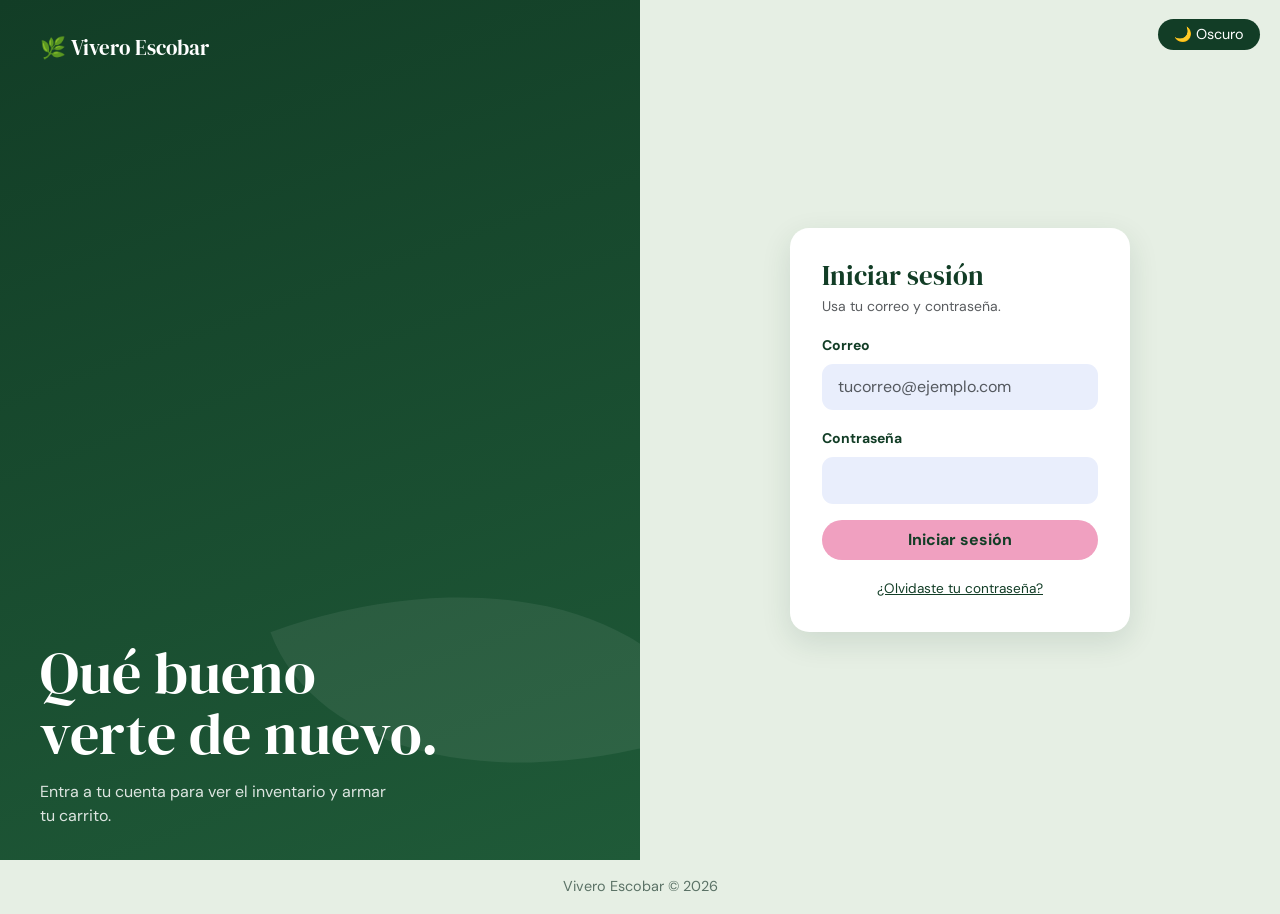
<file: login.html>
<!DOCTYPE html>
<html lang="es">
<head>
  <meta charset="UTF-8">
  <meta name="viewport" content="width=device-width, initial-scale=1">
  <title>Iniciar sesión | Vivero Escobar</title>

  <!-- aplica el tema guardado (claro u oscuro) antes de mostrar la pagina -->
  <script>
    try { document.documentElement.setAttribute('data-bs-theme', localStorage.getItem('tema') || 'light'); } catch (e) {}
  </script>

  <!-- bootstrap, fuentes y estilos propios -->
  <link href="https://cdn.jsdelivr.net/npm/bootstrap@5.3.3/dist/css/bootstrap.min.css" rel="stylesheet">
  <link href="https://fonts.googleapis.com/css2?family=DM+Sans:wght@400;500;700&family=DM+Serif+Display&display=swap" rel="stylesheet">
  <link href="estilos.css" rel="stylesheet">
</head>
<body>

  <div class="login-pagina">
    <button type="button" class="btn-tema btn-tema-login" id="tema">🌙 Oscuro</button>
    <div class="login-izq">
      <a class="navbar-brand" href="index.html">🌿 Vivero Escobar</a>
      <div>
        <h1>Qué bueno<br>verte de nuevo.</h1>
        <p>Entra a tu cuenta para ver el inventario y armar tu carrito.</p>
      </div>
    </div>
    <div class="login-der">
      <div class="tarjeta-login">
        <h2>Iniciar sesión</h2>
        <p class="text-muted small">Usa tu correo y contraseña.</p>
        <div id="aviso" class="alert alert-danger py-2 small d-none" role="alert">Escribe tu correo y tu contraseña.</div>
        <div class="mb-3">
          <label for="correo" class="form-label small fw-bold">Correo</label>
          <input type="email" id="correo" class="form-control" placeholder="tucorreo@ejemplo.com">
        </div>
        <div class="mb-3">
          <label for="clave" class="form-label small fw-bold">Contraseña</label>
          <input type="password" id="clave" class="form-control">
        </div>
        <button id="entrar" class="btn btn-rosa w-100 py-2">Iniciar sesión</button>
        <div class="text-center mt-3"><a href="#">¿Olvidaste tu contraseña?</a></div>
      </div>
    </div>
  </div>

  <footer class="text-center py-3">Vivero Escobar © 2026</footer>

  <script src="https://cdn.jsdelivr.net/npm/bootstrap@5.3.3/dist/js/bootstrap.bundle.min.js"></script>
  <script src="script.js"></script>
  <script>
    // revisa que los campos no esten vacios y entra al inventario
    document.getElementById('entrar').addEventListener('click', function () {
        const correo = document.getElementById('correo').value.trim();
        const clave = document.getElementById('clave').value.trim();
        if (correo === '' || clave === '') {
            document.getElementById('aviso').classList.remove('d-none');
        } else {
            window.location.href = 'inventario.html';
        }
    });
  </script>
</body>
</html>
</file>
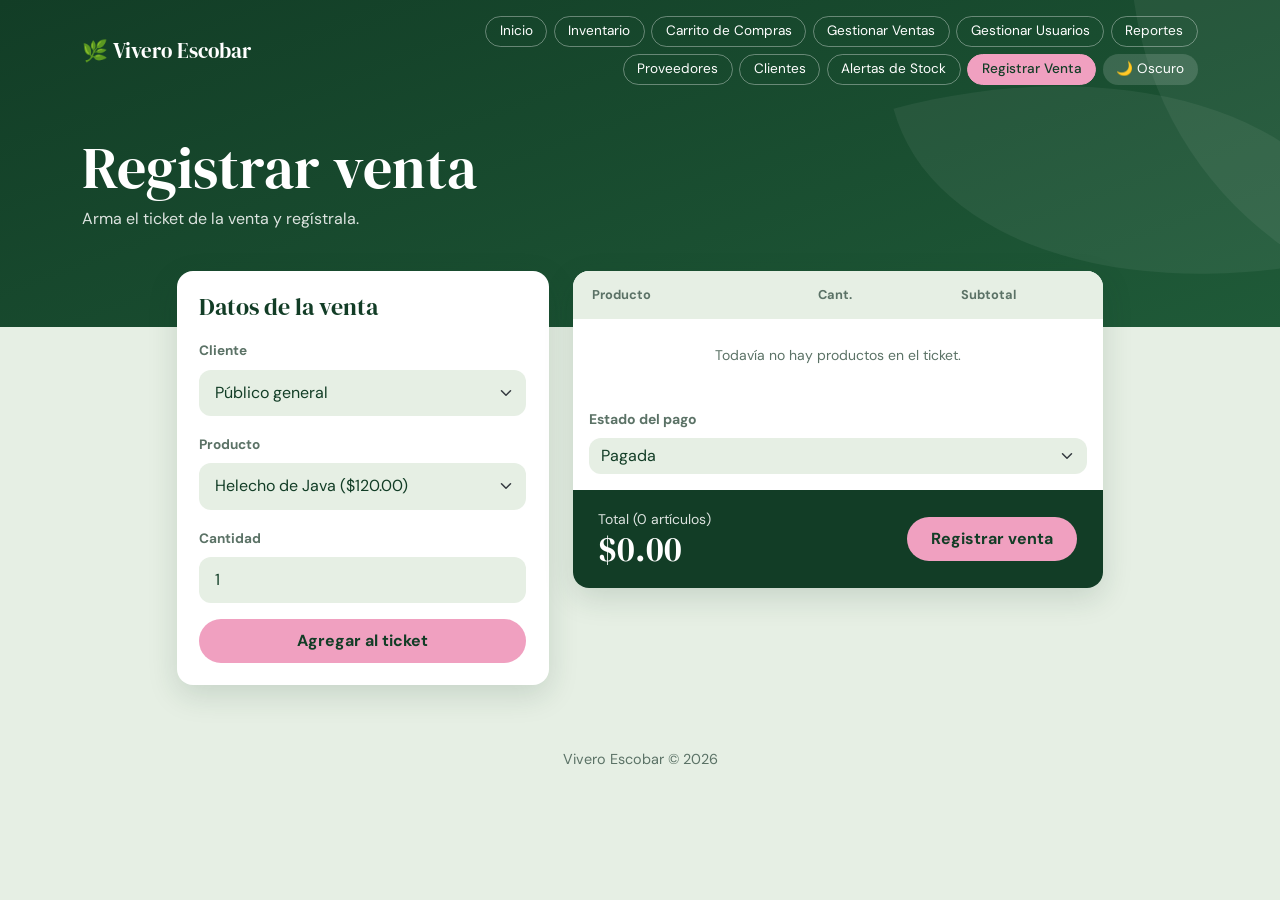
<file: nueva-venta.html>
<!DOCTYPE html>
<html lang="es">
<head>
  <meta charset="UTF-8">
  <meta name="viewport" content="width=device-width, initial-scale=1">
  <title>Registrar venta | Vivero Escobar</title>

  <!-- aplica el tema guardado (claro u oscuro) antes de mostrar la pagina -->
  <script>
    try { document.documentElement.setAttribute('data-bs-theme', localStorage.getItem('tema') || 'light'); } catch (e) {}
  </script>

  <!-- bootstrap, fuentes y estilos propios -->
  <link href="https://cdn.jsdelivr.net/npm/bootstrap@5.3.3/dist/css/bootstrap.min.css" rel="stylesheet">
  <link href="https://fonts.googleapis.com/css2?family=DM+Sans:wght@400;500;700&family=DM+Serif+Display&display=swap" rel="stylesheet">
  <link href="estilos.css" rel="stylesheet">
</head>
<body>

  <header class="encabezado">
    <div class="container">
      <nav class="navbar navbar-expand-lg" data-bs-theme="dark">
        <a class="navbar-brand" href="index.html">🌿 Vivero Escobar</a>
        <button class="navbar-toggler" type="button" data-bs-toggle="collapse"
                data-bs-target="#menu" aria-controls="menu" aria-expanded="false" aria-label="Abrir menú">
          <span class="navbar-toggler-icon"></span>
        </button>
        <div class="collapse navbar-collapse justify-content-lg-end" id="menu">
          <div class="menu-items">
          <a class="nav-pildora" href="index.html">Inicio</a>
          <a class="nav-pildora" href="inventario.html">Inventario</a>
          <a class="nav-pildora" href="carrito.html">Carrito de Compras</a>
          <a class="nav-pildora" href="ventas.html">Gestionar Ventas</a>
          <a class="nav-pildora" href="usuarios.html">Gestionar Usuarios</a>
          <a class="nav-pildora" href="reportes.html">Reportes</a>
          <a class="nav-pildora" href="proveedores.html">Proveedores</a>
          <a class="nav-pildora" href="clientes.html">Clientes</a>
          <a class="nav-pildora" href="alertas.html">Alertas de Stock</a>
          <a class="nav-pildora activo" href="nueva-venta.html">Registrar Venta</a>
          <button type="button" class="btn-tema" id="tema">🌙 Oscuro</button>
          </div>
        </div>
      </nav>

      <div class="titulo-pagina">
        <h1>Registrar venta</h1>
        <p>Arma el ticket de la venta y regístrala.</p>
      </div>
    </div>
  </header>

  <main class="container pb-5">
    <div class="row justify-content-center">
      <div class="col-lg-10">
        <div class="row g-4">
          <div class="col-md-5">
            <div class="panel formulario">
              <h2 class="h4 mb-3">Datos de la venta</h2>
              <div class="mb-3">
                <label for="cliente" class="form-label">Cliente</label>
                <select id="cliente" class="form-select">
                  <option>Público general</option>
              <option>Mariana López</option>
              <option>Carlos Treviño</option>
              <option>Sofía Garza</option>
              <option>Jorge Ramírez</option>
              <option>Luisa Hernández</option>
                </select>
              </div>
              <div class="mb-3">
                <label for="producto" class="form-label">Producto</label>
                <select id="producto" class="form-select">
              <option value="Helecho de Java" data-precio="120">Helecho de Java ($120.00)</option>
              <option value="Maceta de Barro" data-precio="85">Maceta de Barro ($85.00)</option>
              <option value="Sustrato Universal" data-precio="90">Sustrato Universal ($90.00)</option>
              <option value="Orquídea Blanca" data-precio="150">Orquídea Blanca ($150.00)</option>
              <option value="Regadera Metálica" data-precio="110">Regadera Metálica ($110.00)</option>
              <option value="Cactus Mini" data-precio="70">Cactus Mini ($70.00)</option>
              <option value="Sustrato Premium" data-precio="95">Sustrato Premium ($95.00)</option>
                </select>
              </div>
              <div class="mb-3">
                <label for="cantidad" class="form-label">Cantidad</label>
                <input type="number" id="cantidad" class="form-control" min="1" value="1">
              </div>
              <button type="button" id="agregar" class="btn btn-rosa w-100">Agregar al ticket</button>
            </div>
          </div>

          <div class="col-md-7">
            <div class="panel">
              <div class="tabla-scroll">
                <table class="tabla">
                  <thead><tr><th>Producto</th><th class="der">Cant.</th><th class="der">Subtotal</th><th></th></tr></thead>
                  <tbody id="ticket">
                    <tr id="vacio"><td colspan="4" class="text-center py-4"><small>Todavía no hay productos en el ticket.</small></td></tr>
                  </tbody>
                </table>
              </div>
              <div class="px-3 pt-3">
                <label for="estado" class="form-label small fw-bold" style="color:var(--gris-verde)">Estado del pago</label>
                <select id="estado" class="form-select mb-3" style="background-color:var(--suave);color:var(--texto);border:0;border-radius:.75rem">
                  <option>Pagada</option>
                  <option>Pendiente</option>
                </select>
              </div>
              <div class="pie-carrito">
                <div>
                  <small id="resumen">Total (0 artículos)</small>
                  <span class="cifra" id="total">$0.00</span>
                </div>
                <button type="button" id="registrar" class="btn btn-rosa">Registrar venta</button>
              </div>
            </div>
          </div>
        </div>
      </div>
    </div>
  </main>

  <footer class="text-center py-3">Vivero Escobar © 2026</footer>

  <script src="https://cdn.jsdelivr.net/npm/bootstrap@5.3.3/dist/js/bootstrap.bundle.min.js"></script>
  <script src="script.js"></script>
  <script>
    let total = 0, articulos = 0;

    // agrega el producto elegido al ticket
    document.getElementById('agregar').addEventListener('click', function () {
        const select = document.getElementById('producto');
        const nombre = select.value;
        const precio = parseFloat(select.selectedOptions[0].dataset.precio);
        const cantidad = parseInt(document.getElementById('cantidad').value);
        if (!cantidad || cantidad < 1) {
            alert('Escribe una cantidad válida.');
            return;
        }
        const subtotal = precio * cantidad;
        const vacio = document.getElementById('vacio');
        if (vacio) vacio.remove();

        const fila = document.createElement('tr');
        fila.dataset.subtotal = subtotal;
        fila.dataset.cantidad = cantidad;
        fila.innerHTML = '<td><strong>' + nombre + '</strong></td>' +
            '<td class="der">' + cantidad + '</td>' +
            '<td class="der">$' + subtotal.toFixed(2) + '</td>' +
            '<td class="der"><button class="btn-icono" title="Quitar">✖️</button></td>';
        fila.querySelector('button').addEventListener('click', function () {
            fila.remove();
            recalcular();
        });
        document.getElementById('ticket').appendChild(fila);
        recalcular();
    });

    // suma el total y los articulos del ticket
    function recalcular() {
        total = 0;
        articulos = 0;
        document.querySelectorAll('#ticket tr[data-subtotal]').forEach(function (fila) {
            total += parseFloat(fila.dataset.subtotal);
            articulos += parseInt(fila.dataset.cantidad);
        });
        document.getElementById('total').textContent = '$' + total.toFixed(2);
        document.getElementById('resumen').textContent = 'Total (' + articulos + ' artículos)';
    }

    // registra la venta y regresa a la lista de ventas
    document.getElementById('registrar').addEventListener('click', function () {
        if (articulos === 0) {
            alert('Agrega al menos un producto al ticket.');
            return;
        }
        alert('Venta registrada por $' + total.toFixed(2));
        window.location.href = 'ventas.html';
    });
  </script>
</body>
</html>
</file>
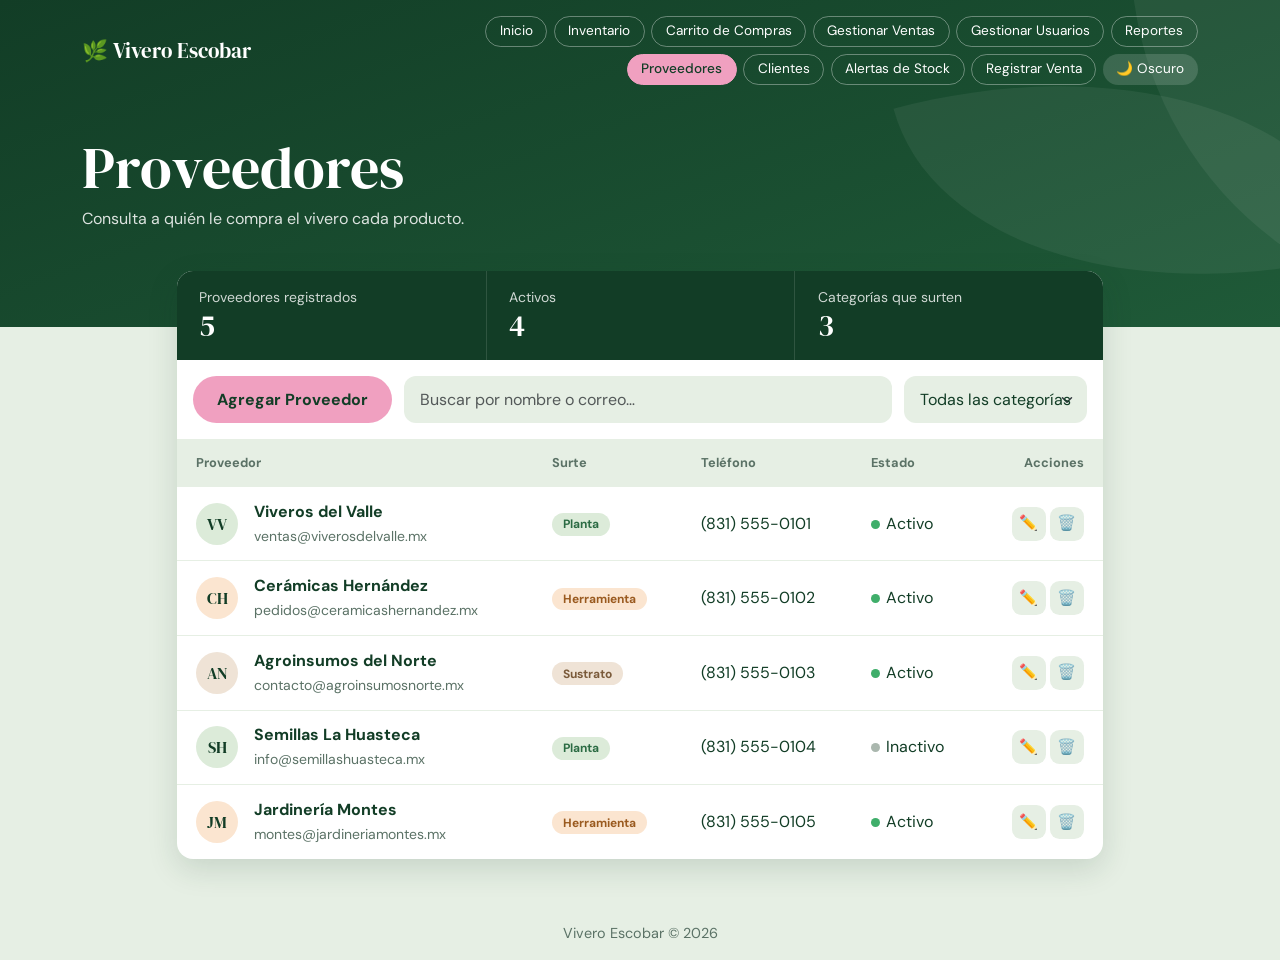
<file: proveedores.html>
<!DOCTYPE html>
<html lang="es">
<head>
  <meta charset="UTF-8">
  <meta name="viewport" content="width=device-width, initial-scale=1">
  <title>Proveedores | Vivero Escobar</title>

  <!-- aplica el tema guardado (claro u oscuro) antes de mostrar la pagina -->
  <script>
    try { document.documentElement.setAttribute('data-bs-theme', localStorage.getItem('tema') || 'light'); } catch (e) {}
  </script>

  <!-- bootstrap, fuentes y estilos propios -->
  <link href="https://cdn.jsdelivr.net/npm/bootstrap@5.3.3/dist/css/bootstrap.min.css" rel="stylesheet">
  <link href="https://fonts.googleapis.com/css2?family=DM+Sans:wght@400;500;700&family=DM+Serif+Display&display=swap" rel="stylesheet">
  <link href="estilos.css" rel="stylesheet">
</head>
<body>

  <header class="encabezado">
    <div class="container">
      <nav class="navbar navbar-expand-lg" data-bs-theme="dark">
        <a class="navbar-brand" href="index.html">🌿 Vivero Escobar</a>
        <button class="navbar-toggler" type="button" data-bs-toggle="collapse"
                data-bs-target="#menu" aria-controls="menu" aria-expanded="false" aria-label="Abrir menú">
          <span class="navbar-toggler-icon"></span>
        </button>
        <div class="collapse navbar-collapse justify-content-lg-end" id="menu">
          <div class="menu-items">
          <a class="nav-pildora" href="index.html">Inicio</a>
          <a class="nav-pildora" href="inventario.html">Inventario</a>
          <a class="nav-pildora" href="carrito.html">Carrito de Compras</a>
          <a class="nav-pildora" href="ventas.html">Gestionar Ventas</a>
          <a class="nav-pildora" href="usuarios.html">Gestionar Usuarios</a>
          <a class="nav-pildora" href="reportes.html">Reportes</a>
          <a class="nav-pildora activo" href="proveedores.html">Proveedores</a>
          <a class="nav-pildora" href="clientes.html">Clientes</a>
          <a class="nav-pildora" href="alertas.html">Alertas de Stock</a>
          <a class="nav-pildora" href="nueva-venta.html">Registrar Venta</a>
          <button type="button" class="btn-tema" id="tema">🌙 Oscuro</button>
          </div>
        </div>
      </nav>

      <div class="titulo-pagina">
        <h1>Proveedores</h1>
        <p>Consulta a quién le compra el vivero cada producto.</p>
      </div>
    </div>
  </header>

  <main class="container pb-5">
    <div class="row justify-content-center">
      <div class="col-lg-10">
        <div class="panel">
        <div class="estadisticas">
          <div><small>Proveedores registrados</small><span class="cifra" id="n-prov">5</span></div>
          <div><small>Activos</small><span class="cifra" id="n-activos">4</span></div>
          <div><small>Categorías que surten</small><span class="cifra">3</span></div>
        </div>
        <div class="barra">
          <button class="btn btn-rosa" onclick="proximamente('agregar un proveedor')">Agregar Proveedor</button>
          <input type="text" id="buscar" class="form-control" placeholder="Buscar por nombre o correo…">
          <select id="filtro" class="form-select">
        <option value="todos">Todas las categorías</option>
        <option value="planta">Planta</option>
        <option value="herramienta">Herramienta</option>
        <option value="sustrato">Sustrato</option>
          </select>
        </div>
        <div class="tabla-scroll">
          <table class="tabla">
            <thead><tr><th>Proveedor</th><th>Surte</th><th>Teléfono</th><th>Estado</th><th class="der">Acciones</th></tr></thead>
            <tbody>
            <tr class="fila" data-texto="viveros del valle ventas@viverosdelvalle.mx" data-filtro="planta" data-estado="activo">
              <td><div class="d-flex align-items-center gap-3">
                <span class="avatar" style="background:#dcebd9">VV</span>
                <div><strong>Viveros del Valle</strong><br><small>ventas@viverosdelvalle.mx</small></div></div></td>
              <td><span class="pildora p-planta">Planta</span></td>
              <td>(831) 555-0101</td>
              <td><span class="punto verde"></span>Activo</td>
              <td class="der"><button class="btn-icono" title="Editar" onclick="proximamente('editar el proveedor')">✏️</button><button class="btn-icono" title="Eliminar" onclick="borrarFila(this)">🗑️</button></td>
            </tr>
            <tr class="fila" data-texto="cerámicas hernández pedidos@ceramicashernandez.mx" data-filtro="herramienta" data-estado="activo">
              <td><div class="d-flex align-items-center gap-3">
                <span class="avatar" style="background:#fbe5d0">CH</span>
                <div><strong>Cerámicas Hernández</strong><br><small>pedidos@ceramicashernandez.mx</small></div></div></td>
              <td><span class="pildora p-herramienta">Herramienta</span></td>
              <td>(831) 555-0102</td>
              <td><span class="punto verde"></span>Activo</td>
              <td class="der"><button class="btn-icono" title="Editar" onclick="proximamente('editar el proveedor')">✏️</button><button class="btn-icono" title="Eliminar" onclick="borrarFila(this)">🗑️</button></td>
            </tr>
            <tr class="fila" data-texto="agroinsumos del norte contacto@agroinsumosnorte.mx" data-filtro="sustrato" data-estado="activo">
              <td><div class="d-flex align-items-center gap-3">
                <span class="avatar" style="background:#efe3d6">AN</span>
                <div><strong>Agroinsumos del Norte</strong><br><small>contacto@agroinsumosnorte.mx</small></div></div></td>
              <td><span class="pildora p-sustrato">Sustrato</span></td>
              <td>(831) 555-0103</td>
              <td><span class="punto verde"></span>Activo</td>
              <td class="der"><button class="btn-icono" title="Editar" onclick="proximamente('editar el proveedor')">✏️</button><button class="btn-icono" title="Eliminar" onclick="borrarFila(this)">🗑️</button></td>
            </tr>
            <tr class="fila" data-texto="semillas la huasteca info@semillashuasteca.mx" data-filtro="planta" data-estado="inactivo">
              <td><div class="d-flex align-items-center gap-3">
                <span class="avatar" style="background:#dcebd9">SH</span>
                <div><strong>Semillas La Huasteca</strong><br><small>info@semillashuasteca.mx</small></div></div></td>
              <td><span class="pildora p-planta">Planta</span></td>
              <td>(831) 555-0104</td>
              <td><span class="punto gris"></span>Inactivo</td>
              <td class="der"><button class="btn-icono" title="Editar" onclick="proximamente('editar el proveedor')">✏️</button><button class="btn-icono" title="Eliminar" onclick="borrarFila(this)">🗑️</button></td>
            </tr>
            <tr class="fila" data-texto="jardinería montes montes@jardineriamontes.mx" data-filtro="herramienta" data-estado="activo">
              <td><div class="d-flex align-items-center gap-3">
                <span class="avatar" style="background:#fbe5d0">JM</span>
                <div><strong>Jardinería Montes</strong><br><small>montes@jardineriamontes.mx</small></div></div></td>
              <td><span class="pildora p-herramienta">Herramienta</span></td>
              <td>(831) 555-0105</td>
              <td><span class="punto verde"></span>Activo</td>
              <td class="der"><button class="btn-icono" title="Editar" onclick="proximamente('editar el proveedor')">✏️</button><button class="btn-icono" title="Eliminar" onclick="borrarFila(this)">🗑️</button></td>
            </tr>
            </tbody>
          </table>
        </div>
        </div>
      </div>
    </div>
  </main>

  <footer class="text-center py-3">Vivero Escobar © 2026</footer>

  <script src="https://cdn.jsdelivr.net/npm/bootstrap@5.3.3/dist/js/bootstrap.bundle.min.js"></script>
  <script src="script.js"></script>
  <script>
    // actualiza las cifras de arriba segun las filas que quedan
    function actualizarResumen() {
        const filas = document.querySelectorAll('.fila');
        let activos = 0;
        filas.forEach(function (fila) {
            if (fila.dataset.estado === 'activo') activos++;
        });
        document.getElementById('n-prov').textContent = filas.length;
        document.getElementById('n-activos').textContent = activos;
    }
  </script>
</body>
</html>
</file>
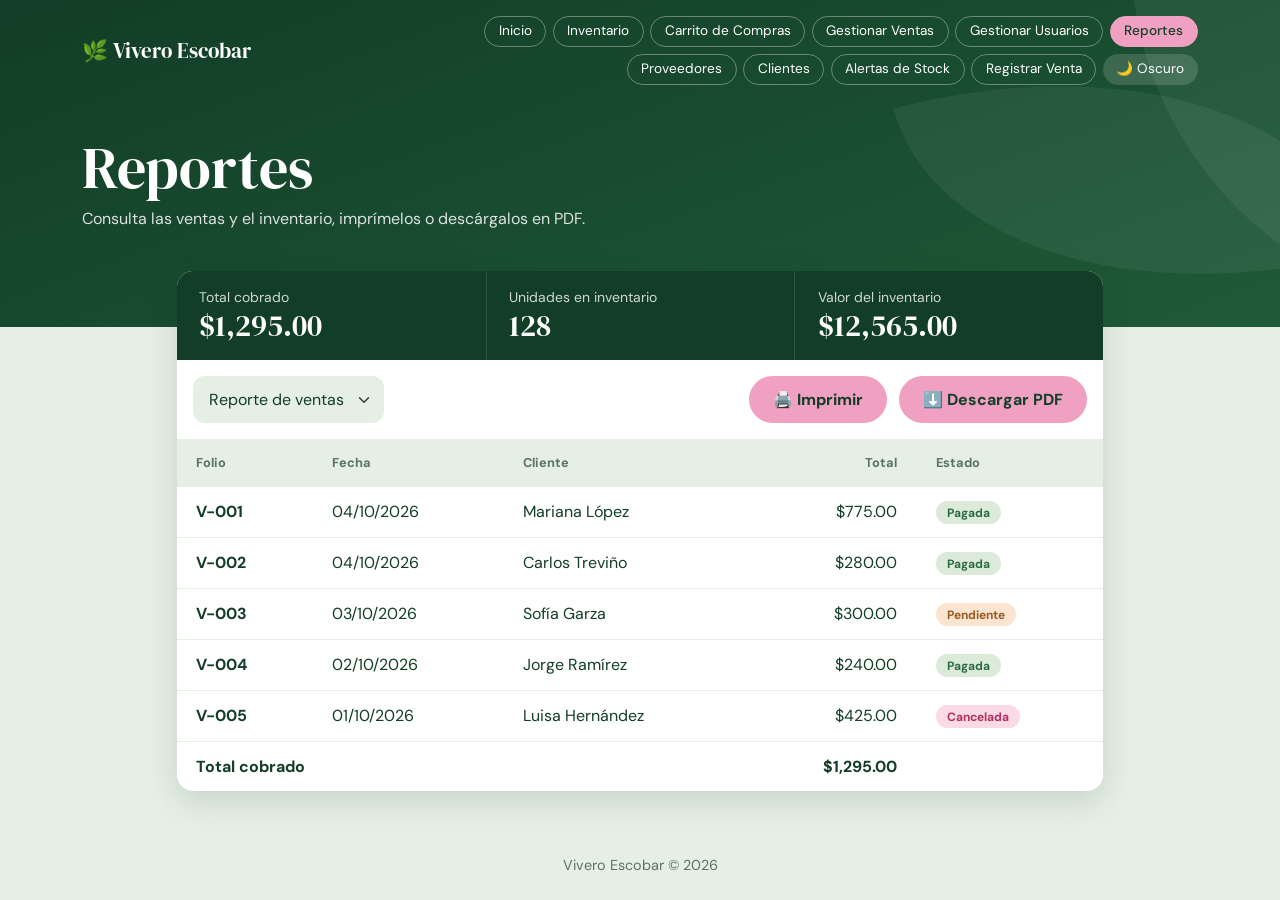
<file: reportes.html>
<!DOCTYPE html>
<html lang="es">
<head>
  <meta charset="UTF-8">
  <meta name="viewport" content="width=device-width, initial-scale=1">
  <title>Reportes | Vivero Escobar</title>

  <!-- aplica el tema guardado (claro u oscuro) antes de mostrar la pagina -->
  <script>
    try { document.documentElement.setAttribute('data-bs-theme', localStorage.getItem('tema') || 'light'); } catch (e) {}
  </script>

  <!-- bootstrap, fuentes y estilos propios -->
  <link href="https://cdn.jsdelivr.net/npm/bootstrap@5.3.3/dist/css/bootstrap.min.css" rel="stylesheet">
  <link href="https://fonts.googleapis.com/css2?family=DM+Sans:wght@400;500;700&family=DM+Serif+Display&display=swap" rel="stylesheet">
  <link href="estilos.css" rel="stylesheet">
</head>
<body>

  <header class="encabezado">
    <div class="container">
      <nav class="navbar navbar-expand-lg" data-bs-theme="dark">
        <a class="navbar-brand" href="index.html">🌿 Vivero Escobar</a>
        <button class="navbar-toggler" type="button" data-bs-toggle="collapse"
                data-bs-target="#menu" aria-controls="menu" aria-expanded="false" aria-label="Abrir menú">
          <span class="navbar-toggler-icon"></span>
        </button>
        <div class="collapse navbar-collapse justify-content-lg-end" id="menu">
          <div class="menu-items">
          <a class="nav-pildora" href="index.html">Inicio</a>
          <a class="nav-pildora" href="inventario.html">Inventario</a>
          <a class="nav-pildora" href="carrito.html">Carrito de Compras</a>
          <a class="nav-pildora" href="ventas.html">Gestionar Ventas</a>
          <a class="nav-pildora" href="usuarios.html">Gestionar Usuarios</a>
          <a class="nav-pildora activo" href="reportes.html">Reportes</a>
          <a class="nav-pildora" href="proveedores.html">Proveedores</a>
          <a class="nav-pildora" href="clientes.html">Clientes</a>
          <a class="nav-pildora" href="alertas.html">Alertas de Stock</a>
          <a class="nav-pildora" href="nueva-venta.html">Registrar Venta</a>
          <button type="button" class="btn-tema" id="tema">🌙 Oscuro</button>
          </div>
        </div>
      </nav>

      <div class="titulo-pagina">
        <h1>Reportes</h1>
        <p>Consulta las ventas y el inventario, imprímelos o descárgalos en PDF.</p>
      </div>
    </div>
  </header>

  <main class="container pb-5">
    <div class="row justify-content-center">
      <div class="col-lg-10">
        <div class="panel">
        <div class="estadisticas">
          <div><small>Total cobrado</small><span class="cifra">$1,295.00</span></div>
          <div><small>Unidades en inventario</small><span class="cifra">128</span></div>
          <div><small>Valor del inventario</small><span class="cifra">$12,565.00</span></div>
        </div>
        <div class="barra">
          <select id="tipo" class="form-select">
            <option value="ventas">Reporte de ventas</option>
            <option value="inventario">Reporte de inventario</option>
          </select>
          <span class="flex-grow-1"></span>
          <button class="btn btn-rosa" onclick="window.print()">🖨️ Imprimir</button>
          <button class="btn btn-rosa" onclick="descargarPDF()">⬇️ Descargar PDF</button>
        </div>

        <div id="rep-ventas" class="tabla-scroll">
          <table class="tabla">
            <thead><tr><th>Folio</th><th>Fecha</th><th>Cliente</th><th class="der">Total</th><th>Estado</th></tr></thead>
            <tbody>
            <tr><td><strong>V-001</strong></td><td>04/10/2026</td><td>Mariana López</td><td class="der">$775.00</td><td><span class="pildora p-pagada">Pagada</span></td></tr>
            <tr><td><strong>V-002</strong></td><td>04/10/2026</td><td>Carlos Treviño</td><td class="der">$280.00</td><td><span class="pildora p-pagada">Pagada</span></td></tr>
            <tr><td><strong>V-003</strong></td><td>03/10/2026</td><td>Sofía Garza</td><td class="der">$300.00</td><td><span class="pildora p-pendiente">Pendiente</span></td></tr>
            <tr><td><strong>V-004</strong></td><td>02/10/2026</td><td>Jorge Ramírez</td><td class="der">$240.00</td><td><span class="pildora p-pagada">Pagada</span></td></tr>
            <tr><td><strong>V-005</strong></td><td>01/10/2026</td><td>Luisa Hernández</td><td class="der">$425.00</td><td><span class="pildora p-cancelada">Cancelada</span></td></tr>
            <tr><td colspan="3"><strong>Total cobrado</strong></td><td class="der"><strong>$1,295.00</strong></td><td></td></tr>
            </tbody>
          </table>
        </div>

        <div id="rep-inventario" class="tabla-scroll d-none">
          <table class="tabla">
            <thead><tr><th>Producto</th><th>Categoría</th><th class="der">Precio</th><th class="der">Stock</th><th class="der">Valor</th></tr></thead>
            <tbody>
            <tr><td><strong>Helecho de Java</strong><br><small>VE01</small></td><td><span class="pildora p-planta">Planta</span></td><td class="der">$120.00</td><td class="der">25</td><td class="der">$3,000.00</td></tr>
            <tr><td><strong>Maceta de Barro</strong><br><small>VE02</small></td><td><span class="pildora p-herramienta">Herramienta</span></td><td class="der">$85.00</td><td class="der">15</td><td class="der">$1,275.00</td></tr>
            <tr><td><strong>Sustrato Universal</strong><br><small>VE03</small></td><td><span class="pildora p-sustrato">Sustrato</span></td><td class="der">$90.00</td><td class="der">20</td><td class="der">$1,800.00</td></tr>
            <tr><td><strong>Orquídea Blanca</strong><br><small>VE04</small></td><td><span class="pildora p-planta">Planta</span></td><td class="der">$150.00</td><td class="der">12</td><td class="der">$1,800.00</td></tr>
            <tr><td><strong>Regadera Metálica</strong><br><small>VE05</small></td><td><span class="pildora p-herramienta">Herramienta</span></td><td class="der">$110.00</td><td class="der">8</td><td class="der">$880.00</td></tr>
            <tr><td><strong>Cactus Mini</strong><br><small>VE06</small></td><td><span class="pildora p-planta">Planta</span></td><td class="der">$70.00</td><td class="der">30</td><td class="der">$2,100.00</td></tr>
            <tr><td><strong>Sustrato Premium</strong><br><small>VE07</small></td><td><span class="pildora p-sustrato">Sustrato</span></td><td class="der">$95.00</td><td class="der">18</td><td class="der">$1,710.00</td></tr>
            <tr><td colspan="4"><strong>Valor total del inventario</strong></td><td class="der"><strong>$12,565.00</strong></td></tr>
            </tbody>
          </table>
        </div>
        </div>
      </div>
    </div>
  </main>

  <footer class="text-center py-3">Vivero Escobar © 2026</footer>

  <script src="https://cdn.jsdelivr.net/npm/bootstrap@5.3.3/dist/js/bootstrap.bundle.min.js"></script>
  <script src="script.js"></script>
  <script>
    // muestra el reporte que se elige en el select
    document.getElementById('tipo').addEventListener('change', function () {
        const esVentas = this.value === 'ventas';
        document.getElementById('rep-ventas').classList.toggle('d-none', !esVentas);
        document.getElementById('rep-inventario').classList.toggle('d-none', esVentas);
    });

    // el pdf se genera desde el cuadro de impresion del navegador
    function descargarPDF() {
        alert('En el cuadro de impresión elige "Guardar como PDF" como destino.');
        window.print();
    }
  </script>
</body>
</html>
</file>
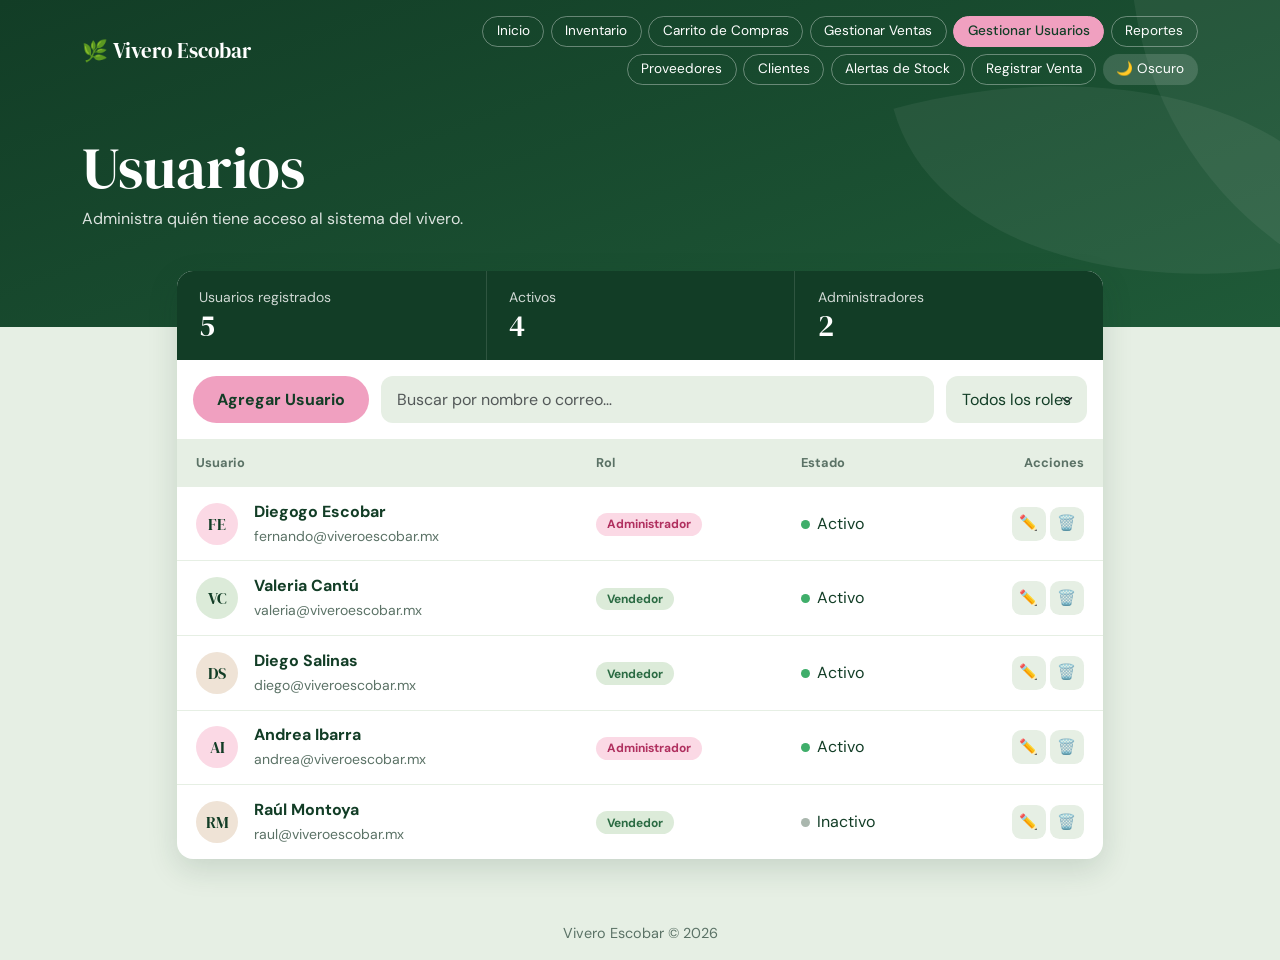
<file: usuarios.html>
<!DOCTYPE html>
<html lang="es">
<head>
  <meta charset="UTF-8">
  <meta name="viewport" content="width=device-width, initial-scale=1">
  <title>Usuarios | Vivero Escobar</title>

  <!-- aplica el tema guardado (claro u oscuro) antes de mostrar la pagina -->
  <script>
    try { document.documentElement.setAttribute('data-bs-theme', localStorage.getItem('tema') || 'light'); } catch (e) {}
  </script>

  <!-- bootstrap, fuentes y estilos propios -->
  <link href="https://cdn.jsdelivr.net/npm/bootstrap@5.3.3/dist/css/bootstrap.min.css" rel="stylesheet">
  <link href="https://fonts.googleapis.com/css2?family=DM+Sans:wght@400;500;700&family=DM+Serif+Display&display=swap" rel="stylesheet">
  <link href="estilos.css" rel="stylesheet">
</head>
<body>

  <header class="encabezado">
    <div class="container">
      <nav class="navbar navbar-expand-lg" data-bs-theme="dark">
        <a class="navbar-brand" href="index.html">🌿 Vivero Escobar</a>
        <button class="navbar-toggler" type="button" data-bs-toggle="collapse"
                data-bs-target="#menu" aria-controls="menu" aria-expanded="false" aria-label="Abrir menú">
          <span class="navbar-toggler-icon"></span>
        </button>
        <div class="collapse navbar-collapse justify-content-lg-end" id="menu">
          <div class="menu-items">
          <a class="nav-pildora" href="index.html">Inicio</a>
          <a class="nav-pildora" href="inventario.html">Inventario</a>
          <a class="nav-pildora" href="carrito.html">Carrito de Compras</a>
          <a class="nav-pildora" href="ventas.html">Gestionar Ventas</a>
          <a class="nav-pildora activo" href="usuarios.html">Gestionar Usuarios</a>
          <a class="nav-pildora" href="reportes.html">Reportes</a>
          <a class="nav-pildora" href="proveedores.html">Proveedores</a>
          <a class="nav-pildora" href="clientes.html">Clientes</a>
          <a class="nav-pildora" href="alertas.html">Alertas de Stock</a>
          <a class="nav-pildora" href="nueva-venta.html">Registrar Venta</a>
          <button type="button" class="btn-tema" id="tema">🌙 Oscuro</button>
          </div>
        </div>
      </nav>

      <div class="titulo-pagina">
        <h1>Usuarios</h1>
        <p>Administra quién tiene acceso al sistema del vivero.</p>
      </div>
    </div>
  </header>

  <main class="container pb-5">
    <div class="row justify-content-center">
      <div class="col-lg-10">
        <div class="panel">
        <div class="estadisticas">
          <div><small>Usuarios registrados</small><span class="cifra" id="n-usuarios">5</span></div>
          <div><small>Activos</small><span class="cifra" id="n-activos">4</span></div>
          <div><small>Administradores</small><span class="cifra" id="n-admins">2</span></div>
        </div>
        <div class="barra">
          <button class="btn btn-rosa" onclick="proximamente('agregar un usuario')">Agregar Usuario</button>
          <input type="text" id="buscar" class="form-control" placeholder="Buscar por nombre o correo…">
          <select id="filtro" class="form-select">
        <option value="todos">Todos los roles</option>
        <option value="administrador">Administrador</option>
        <option value="vendedor">Vendedor</option>
          </select>
        </div>
        <div class="tabla-scroll">
          <table class="tabla">
            <thead><tr><th>Usuario</th><th>Rol</th><th>Estado</th><th class="der">Acciones</th></tr></thead>
            <tbody>
            <tr class="fila" data-texto="fernando escobar fernando@viveroescobar.mx" data-filtro="administrador" data-estado="activo">
              <td><div class="d-flex align-items-center gap-3">
                <span class="avatar" style="background:#fbd9e5">FE</span>
                <div><strong>Diegogo Escobar</strong><br><small>fernando@viveroescobar.mx</small></div></div></td>
              <td><span class="pildora p-admin">Administrador</span></td>
              <td><span class="punto verde"></span>Activo</td>
              <td class="der"><button class="btn-icono" title="Editar" onclick="proximamente('editar el usuario')">✏️</button><button class="btn-icono" title="Eliminar" onclick="borrarFila(this)">🗑️</button></td>
            </tr>
            <tr class="fila" data-texto="valeria cantú valeria@viveroescobar.mx" data-filtro="vendedor" data-estado="activo">
              <td><div class="d-flex align-items-center gap-3">
                <span class="avatar" style="background:#dcebd9">VC</span>
                <div><strong>Valeria Cantú</strong><br><small>valeria@viveroescobar.mx</small></div></div></td>
              <td><span class="pildora p-vendedor">Vendedor</span></td>
              <td><span class="punto verde"></span>Activo</td>
              <td class="der"><button class="btn-icono" title="Editar" onclick="proximamente('editar el usuario')">✏️</button><button class="btn-icono" title="Eliminar" onclick="borrarFila(this)">🗑️</button></td>
            </tr>
            <tr class="fila" data-texto="diego salinas diego@viveroescobar.mx" data-filtro="vendedor" data-estado="activo">
              <td><div class="d-flex align-items-center gap-3">
                <span class="avatar" style="background:#efe3d6">DS</span>
                <div><strong>Diego Salinas</strong><br><small>diego@viveroescobar.mx</small></div></div></td>
              <td><span class="pildora p-vendedor">Vendedor</span></td>
              <td><span class="punto verde"></span>Activo</td>
              <td class="der"><button class="btn-icono" title="Editar" onclick="proximamente('editar el usuario')">✏️</button><button class="btn-icono" title="Eliminar" onclick="borrarFila(this)">🗑️</button></td>
            </tr>
            <tr class="fila" data-texto="andrea ibarra andrea@viveroescobar.mx" data-filtro="administrador" data-estado="activo">
              <td><div class="d-flex align-items-center gap-3">
                <span class="avatar" style="background:#fbd9e5">AI</span>
                <div><strong>Andrea Ibarra</strong><br><small>andrea@viveroescobar.mx</small></div></div></td>
              <td><span class="pildora p-admin">Administrador</span></td>
              <td><span class="punto verde"></span>Activo</td>
              <td class="der"><button class="btn-icono" title="Editar" onclick="proximamente('editar el usuario')">✏️</button><button class="btn-icono" title="Eliminar" onclick="borrarFila(this)">🗑️</button></td>
            </tr>
            <tr class="fila" data-texto="raúl montoya raul@viveroescobar.mx" data-filtro="vendedor" data-estado="inactivo">
              <td><div class="d-flex align-items-center gap-3">
                <span class="avatar" style="background:#efe3d6">RM</span>
                <div><strong>Raúl Montoya</strong><br><small>raul@viveroescobar.mx</small></div></div></td>
              <td><span class="pildora p-vendedor">Vendedor</span></td>
              <td><span class="punto gris"></span>Inactivo</td>
              <td class="der"><button class="btn-icono" title="Editar" onclick="proximamente('editar el usuario')">✏️</button><button class="btn-icono" title="Eliminar" onclick="borrarFila(this)">🗑️</button></td>
            </tr>
            </tbody>
          </table>
        </div>
        </div>
      </div>
    </div>
  </main>

  <footer class="text-center py-3">Vivero Escobar © 2026</footer>

  <script src="https://cdn.jsdelivr.net/npm/bootstrap@5.3.3/dist/js/bootstrap.bundle.min.js"></script>
  <script src="script.js"></script>
  <script>
    // actualiza las cifras de arriba segun las filas que quedan
    function actualizarResumen() {
        const filas = document.querySelectorAll('.fila');
        let activos = 0, admins = 0;
        filas.forEach(function (fila) {
            if (fila.dataset.estado === 'activo') activos++;
            if (fila.dataset.filtro === 'administrador') admins++;
        });
        document.getElementById('n-usuarios').textContent = filas.length;
        document.getElementById('n-activos').textContent = activos;
        document.getElementById('n-admins').textContent = admins;
    }
  </script>
</body>
</html>
</file>
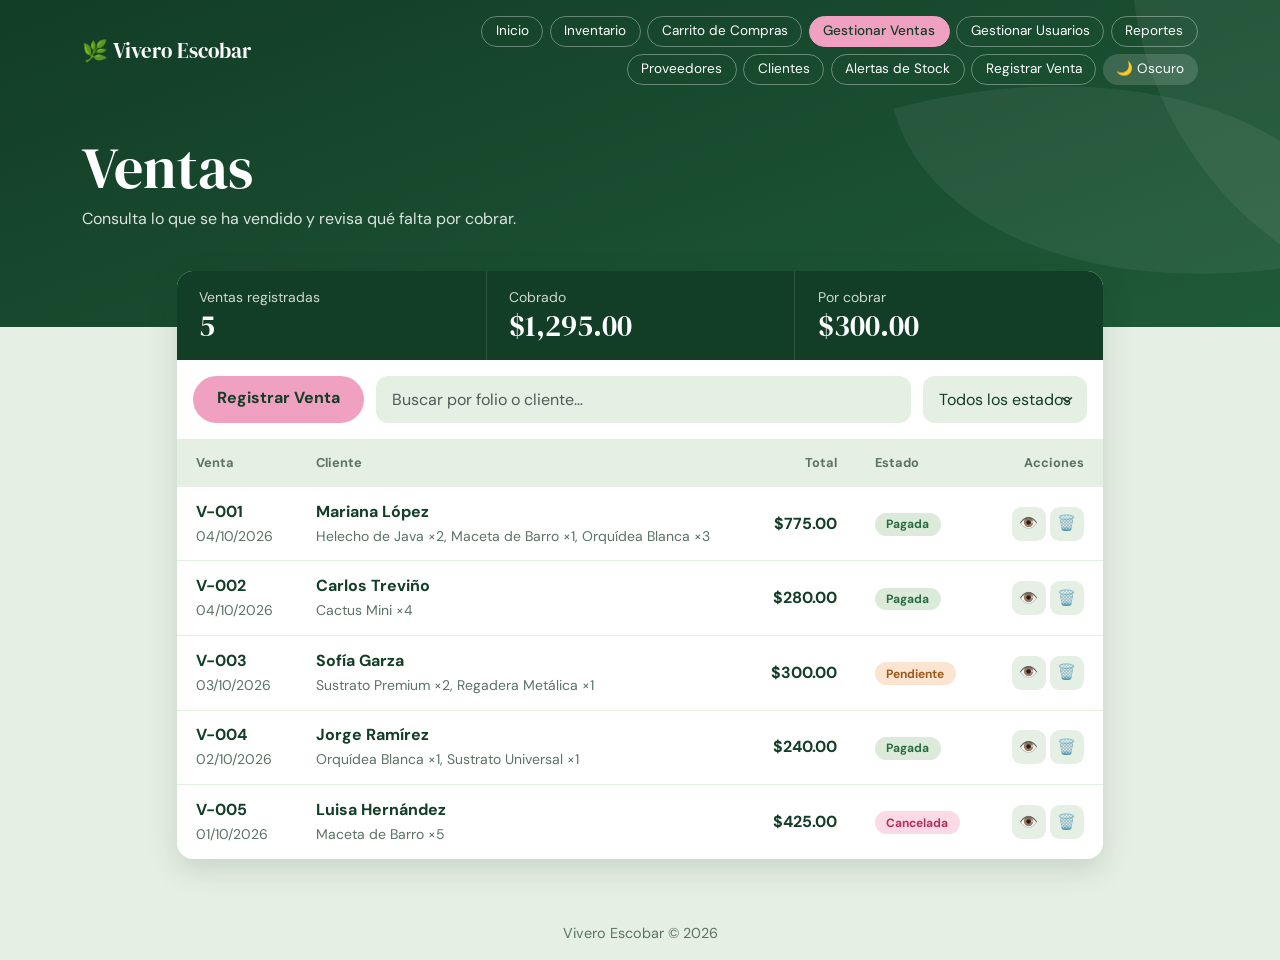
<file: ventas.html>
<!DOCTYPE html>
<html lang="es">
<head>
  <meta charset="UTF-8">
  <meta name="viewport" content="width=device-width, initial-scale=1">
  <title>Ventas | Vivero Escobar</title>

  <!-- aplica el tema guardado (claro u oscuro) antes de mostrar la pagina -->
  <script>
    try { document.documentElement.setAttribute('data-bs-theme', localStorage.getItem('tema') || 'light'); } catch (e) {}
  </script>

  <!-- bootstrap, fuentes y estilos propios -->
  <link href="https://cdn.jsdelivr.net/npm/bootstrap@5.3.3/dist/css/bootstrap.min.css" rel="stylesheet">
  <link href="https://fonts.googleapis.com/css2?family=DM+Sans:wght@400;500;700&family=DM+Serif+Display&display=swap" rel="stylesheet">
  <link href="estilos.css" rel="stylesheet">
</head>
<body>

  <header class="encabezado">
    <div class="container">
      <nav class="navbar navbar-expand-lg" data-bs-theme="dark">
        <a class="navbar-brand" href="index.html">🌿 Vivero Escobar</a>
        <button class="navbar-toggler" type="button" data-bs-toggle="collapse"
                data-bs-target="#menu" aria-controls="menu" aria-expanded="false" aria-label="Abrir menú">
          <span class="navbar-toggler-icon"></span>
        </button>
        <div class="collapse navbar-collapse justify-content-lg-end" id="menu">
          <div class="menu-items">
          <a class="nav-pildora" href="index.html">Inicio</a>
          <a class="nav-pildora" href="inventario.html">Inventario</a>
          <a class="nav-pildora" href="carrito.html">Carrito de Compras</a>
          <a class="nav-pildora activo" href="ventas.html">Gestionar Ventas</a>
          <a class="nav-pildora" href="usuarios.html">Gestionar Usuarios</a>
          <a class="nav-pildora" href="reportes.html">Reportes</a>
          <a class="nav-pildora" href="proveedores.html">Proveedores</a>
          <a class="nav-pildora" href="clientes.html">Clientes</a>
          <a class="nav-pildora" href="alertas.html">Alertas de Stock</a>
          <a class="nav-pildora" href="nueva-venta.html">Registrar Venta</a>
          <button type="button" class="btn-tema" id="tema">🌙 Oscuro</button>
          </div>
        </div>
      </nav>

      <div class="titulo-pagina">
        <h1>Ventas</h1>
        <p>Consulta lo que se ha vendido y revisa qué falta por cobrar.</p>
      </div>
    </div>
  </header>

  <main class="container pb-5">
    <div class="row justify-content-center">
      <div class="col-lg-10">
        <div class="panel">
        <div class="estadisticas">
          <div><small>Ventas registradas</small><span class="cifra" id="n-ventas">5</span></div>
          <div><small>Cobrado</small><span class="cifra" id="cobrado">$1,295.00</span></div>
          <div><small>Por cobrar</small><span class="cifra" id="por-cobrar">$300.00</span></div>
        </div>
        <div class="barra">
          <a class="btn btn-rosa" href="nueva-venta.html">Registrar Venta</a>
          <input type="text" id="buscar" class="form-control" placeholder="Buscar por folio o cliente…">
          <select id="filtro" class="form-select">
        <option value="todos">Todos los estados</option>
        <option value="pagada">Pagada</option>
        <option value="pendiente">Pendiente</option>
        <option value="cancelada">Cancelada</option>
          </select>
        </div>
        <div class="tabla-scroll">
          <table class="tabla">
            <thead><tr><th>Venta</th><th>Cliente</th><th class="der">Total</th><th>Estado</th><th class="der">Acciones</th></tr></thead>
            <tbody>
            <tr class="fila" data-texto="v-001 mariana lópez" data-filtro="pagada" data-total="775">
              <td><strong>V-001</strong><br><small>04/10/2026</small></td>
              <td><strong>Mariana López</strong><br><small>Helecho de Java ×2, Maceta de Barro ×1, Orquídea Blanca ×3</small></td>
              <td class="der"><strong>$775.00</strong></td>
              <td><span class="pildora p-pagada">Pagada</span></td>
              <td class="der"><button class="btn-icono" title="Ver" onclick="proximamente('ver el detalle de la venta')">👁️</button><button class="btn-icono" title="Eliminar" onclick="borrarFila(this)">🗑️</button></td>
            </tr>
            <tr class="fila" data-texto="v-002 carlos treviño" data-filtro="pagada" data-total="280">
              <td><strong>V-002</strong><br><small>04/10/2026</small></td>
              <td><strong>Carlos Treviño</strong><br><small>Cactus Mini ×4</small></td>
              <td class="der"><strong>$280.00</strong></td>
              <td><span class="pildora p-pagada">Pagada</span></td>
              <td class="der"><button class="btn-icono" title="Ver" onclick="proximamente('ver el detalle de la venta')">👁️</button><button class="btn-icono" title="Eliminar" onclick="borrarFila(this)">🗑️</button></td>
            </tr>
            <tr class="fila" data-texto="v-003 sofía garza" data-filtro="pendiente" data-total="300">
              <td><strong>V-003</strong><br><small>03/10/2026</small></td>
              <td><strong>Sofía Garza</strong><br><small>Sustrato Premium ×2, Regadera Metálica ×1</small></td>
              <td class="der"><strong>$300.00</strong></td>
              <td><span class="pildora p-pendiente">Pendiente</span></td>
              <td class="der"><button class="btn-icono" title="Ver" onclick="proximamente('ver el detalle de la venta')">👁️</button><button class="btn-icono" title="Eliminar" onclick="borrarFila(this)">🗑️</button></td>
            </tr>
            <tr class="fila" data-texto="v-004 jorge ramírez" data-filtro="pagada" data-total="240">
              <td><strong>V-004</strong><br><small>02/10/2026</small></td>
              <td><strong>Jorge Ramírez</strong><br><small>Orquídea Blanca ×1, Sustrato Universal ×1</small></td>
              <td class="der"><strong>$240.00</strong></td>
              <td><span class="pildora p-pagada">Pagada</span></td>
              <td class="der"><button class="btn-icono" title="Ver" onclick="proximamente('ver el detalle de la venta')">👁️</button><button class="btn-icono" title="Eliminar" onclick="borrarFila(this)">🗑️</button></td>
            </tr>
            <tr class="fila" data-texto="v-005 luisa hernández" data-filtro="cancelada" data-total="425">
              <td><strong>V-005</strong><br><small>01/10/2026</small></td>
              <td><strong>Luisa Hernández</strong><br><small>Maceta de Barro ×5</small></td>
              <td class="der"><strong>$425.00</strong></td>
              <td><span class="pildora p-cancelada">Cancelada</span></td>
              <td class="der"><button class="btn-icono" title="Ver" onclick="proximamente('ver el detalle de la venta')">👁️</button><button class="btn-icono" title="Eliminar" onclick="borrarFila(this)">🗑️</button></td>
            </tr>
            </tbody>
          </table>
        </div>
        </div>
      </div>
    </div>
  </main>

  <footer class="text-center py-3">Vivero Escobar © 2026</footer>

  <script src="https://cdn.jsdelivr.net/npm/bootstrap@5.3.3/dist/js/bootstrap.bundle.min.js"></script>
  <script src="script.js"></script>
  <script>
    // actualiza las cifras de arriba segun las filas que quedan
    function actualizarResumen() {
        let cobrado = 0, porCobrar = 0;
        const filas = document.querySelectorAll('.fila');
        filas.forEach(function (fila) {
            const total = parseFloat(fila.dataset.total);
            if (fila.dataset.filtro === 'pagada') cobrado += total;
            if (fila.dataset.filtro === 'pendiente') porCobrar += total;
        });
        document.getElementById('n-ventas').textContent = filas.length;
        document.getElementById('cobrado').textContent = '$' + cobrado.toLocaleString('en-US', { minimumFractionDigits: 2 });
        document.getElementById('por-cobrar').textContent = '$' + porCobrar.toLocaleString('en-US', { minimumFractionDigits: 2 });
    }
  </script>
</body>
</html>
</file>
<file: estilos.css>
/* colores del vivero */
:root {
  --verde-oscuro: #123d26;
  --verde-medio: #1f5a38;
  --verde-claro: #e6efe4;
  --rosa: #f0a0c0;
  --rosa-hover: #e888b0;
  --gris-verde: #5b7266;
  /* colores que cambian entre modo claro y oscuro */
  --fondo: #e6efe4;
  --panel: #ffffff;
  --suave: #e6efe4;
  --suave-2: #d3e3d0;
  --texto: #123d26;
  --campo-login: #e9eefc;
}

/* modo oscuro */
[data-bs-theme="dark"] {
  --fondo: #0d1b13;
  --panel: #15281d;
  --suave: #1f3a2b;
  --suave-2: #2a4a38;
  --texto: #e6efe4;
  --gris-verde: #9db5a6;
  --campo-login: #1f3a2b;
}
[data-bs-theme="dark"] .p-planta, [data-bs-theme="dark"] .p-vendedor, [data-bs-theme="dark"] .p-pagada { background: #264a35; color: #9fe0b5; }
[data-bs-theme="dark"] .p-herramienta, [data-bs-theme="dark"] .p-pendiente { background: #4a3620; color: #f0c48f; }
[data-bs-theme="dark"] .p-sustrato { background: #43362b; color: #d9bfa4; }
[data-bs-theme="dark"] .p-admin, [data-bs-theme="dark"] .p-cancelada, [data-bs-theme="dark"] .p-bajo { background: #4d2236; color: #f5a9c6; }

body { font-family: 'DM Sans', sans-serif; background: var(--fondo); color: var(--texto); }
h1, h2, .navbar-brand, .cifra { font-family: 'DM Serif Display', serif; }

/* encabezado con hojas decorativas */
.encabezado {
  position: relative; overflow: hidden; color: #fff;
  background: linear-gradient(160deg, var(--verde-oscuro), var(--verde-medio));
}
.encabezado::before, .encabezado::after {
  content: ""; position: absolute; background: rgba(255,255,255,.06);
  border-radius: 0 100% 0 100%;
}
.encabezado::before { width: 420px; height: 260px; right: -60px; top: 50px; transform: rotate(-15deg); }
.encabezado::after { width: 360px; height: 360px; right: -160px; top: -120px; transform: rotate(20deg); }
.encabezado .container { position: relative; z-index: 1; }

.navbar { padding-top: 1rem; }
.navbar-brand { color: #fff; font-size: 1.3rem; }
.navbar-brand:hover { color: #fff; }
.nav-pildora {
  color: #fff; text-decoration: none; border: 1px solid rgba(255,255,255,.35);
  border-radius: 999px; padding: .3rem 1rem; font-size: .9rem; margin: .2rem .25rem; display: inline-block;
}
.nav-pildora:hover { background: rgba(255,255,255,.12); color: #fff; }
.nav-pildora.activo { background: var(--rosa); border-color: var(--rosa); color: var(--verde-oscuro); font-weight: 500; }

.titulo-pagina { padding: 2.5rem 0 6rem; }
.titulo-pagina h1 { font-size: clamp(2.4rem, 6vw, 3.6rem); margin-bottom: .3rem; }
.titulo-pagina p { opacity: .85; margin: 0; }

/* panel blanco que se encima al encabezado */
.panel {
  background: var(--panel); border-radius: 1rem; margin-top: -3.5rem; position: relative; z-index: 2;
  box-shadow: 0 10px 30px rgba(18,61,38,.15); overflow: hidden;
}
.estadisticas { display: grid; grid-template-columns: repeat(3, 1fr); background: var(--verde-oscuro); color: #fff; }
.estadisticas div { padding: 1rem 1.4rem; border-left: 1px solid rgba(255,255,255,.12); }
.estadisticas div:first-child { border-left: 0; }
.estadisticas small { display: block; opacity: .8; }
.estadisticas .cifra { font-size: 1.9rem; line-height: 1.2; }

.barra { display: flex; gap: .75rem; padding: 1rem; flex-wrap: wrap; }
.barra .form-control, .barra .form-select {
  background-color: var(--suave); color: var(--texto); border: 0; border-radius: .75rem; padding: .7rem 1rem;
}
.barra .form-control { flex: 1 1 200px; }
.barra .form-select { flex: 0 0 auto; width: auto; }

.btn-rosa {
  background: var(--rosa); color: var(--verde-oscuro); font-weight: 700;
  border: 0; border-radius: 999px; padding: .6rem 1.5rem;
}
.btn-rosa:hover { background: var(--rosa-hover); color: var(--verde-oscuro); }
.btn-rosa:focus-visible, .nav-pildora:focus-visible { outline: 3px solid #fff; outline-offset: 2px; }

/* tablas */
.tabla { width: 100%; margin: 0; }
.tabla th {
  background: var(--suave); color: var(--gris-verde); font-size: .8rem;
  font-weight: 700; padding: .9rem 1.2rem; border: 0;
}
.tabla td { padding: .8rem 1.2rem; vertical-align: middle; border-top: 0; border-bottom: 1px solid var(--suave); }
.tabla tr:last-child td { border-bottom: 0; }
.tabla small { color: var(--gris-verde); }
.tabla .der { text-align: right; }
.tabla-scroll { overflow-x: auto; }

.icono-producto {
  width: 40px; height: 40px; border-radius: .7rem; display: inline-flex;
  align-items: center; justify-content: center; font-size: 1.2rem; background: #dcebd9; flex: 0 0 auto;
}
.avatar {
  width: 42px; height: 42px; border-radius: 50%; display: inline-flex; align-items: center;
  justify-content: center; font-family: 'DM Serif Display', serif; background: #dcebd9; color: #123d26; flex: 0 0 auto;
}

/* etiquetas de colores */
.pildora { display: inline-block; border-radius: 999px; padding: .15rem .7rem; font-size: .75rem; font-weight: 700; }
.p-planta, .p-vendedor, .p-pagada { background: #dcebd9; color: #2b6b43; }
.p-herramienta, .p-pendiente { background: #fbe5d0; color: #9a5a1f; }
.p-sustrato { background: #efe3d6; color: #7a5a3a; }
.p-admin, .p-cancelada, .p-bajo { background: #fbd9e5; color: #b0305f; }
.punto { display: inline-block; width: 9px; height: 9px; border-radius: 50%; margin-right: .4rem; }
.punto.verde { background: #3fae6a; }
.punto.gris { background: #aab7ae; }

.btn-icono {
  width: 34px; height: 34px; border: 0; border-radius: .6rem; background: var(--suave); color: var(--texto);
  margin-left: .25rem; font-size: .95rem;
}
.btn-icono:hover { background: var(--suave-2); }

/* carrito */
.cantidad { width: 60px; text-align: center; border: 1px solid var(--suave-2); border-radius: .5rem; padding: .2rem; background: var(--panel); color: var(--texto); }
.pie-carrito {
  background: var(--verde-oscuro); color: #fff; padding: 1.2rem 1.6rem;
  display: flex; justify-content: space-between; align-items: center; flex-wrap: wrap; gap: 1rem;
}
.pie-carrito small { opacity: .85; display: block; }
.pie-carrito .cifra { font-size: 2.2rem; line-height: 1.1; }

/* inicio */
.bienvenida { padding: 4rem 0 6rem; }
.bienvenida h1 { font-size: clamp(2.6rem, 7vw, 4.5rem); line-height: 1.05; }
.bienvenida p { max-width: 34ch; opacity: .85; }
.acceso { display: block; padding: 1.1rem 1.4rem; text-decoration: none; color: inherit; border-bottom: 1px solid var(--suave); }
.acceso:last-child { border-bottom: 0; }
.acceso:hover { background: var(--suave); color: inherit; }
.acceso strong { display: block; }
.acceso small { color: var(--gris-verde); }

/* login */
.login-pagina { min-height: calc(100vh - 2.5rem); display: grid; grid-template-columns: 1fr 1fr; }
.login-izq {
  position: relative; overflow: hidden; color: #fff; padding: 2rem 2.5rem;
  display: flex; flex-direction: column; justify-content: space-between;
  background: linear-gradient(160deg, var(--verde-oscuro), var(--verde-medio));
}
.login-izq::before { content: ""; position: absolute; width: 380px; height: 240px; right: -40px; bottom: 60px;
  background: rgba(255,255,255,.07); border-radius: 0 100% 0 100%; transform: rotate(-20deg); }
.login-izq > * { position: relative; z-index: 1; }
.login-izq h1 { font-size: clamp(2.4rem, 5vw, 3.6rem); line-height: 1.05; }
.login-izq p { opacity: .85; max-width: 32ch; margin: 1rem 0 0; }
.login-der { display: flex; align-items: center; justify-content: center; padding: 2rem; }
.tarjeta-login { background: var(--panel); border-radius: 1.2rem; padding: 2rem; width: 100%; max-width: 340px; box-shadow: 0 10px 30px rgba(18,61,38,.12); }
.tarjeta-login h2 { font-size: 1.7rem; margin-bottom: .2rem; }
.tarjeta-login .form-control { background: var(--campo-login); color: var(--texto); border: 0; border-radius: .7rem; padding: .7rem 1rem; }
.tarjeta-login a { color: var(--texto); font-size: .85rem; }
@media (max-width: 800px) {
  .login-pagina { grid-template-columns: 1fr; }
  .login-izq { min-height: 280px; }
}

footer { color: var(--gris-verde); font-size: .9rem; }

/* boton para cambiar entre modo claro y oscuro */
.btn-tema {
  background: rgba(255,255,255,.15); color: #fff; border: 0; border-radius: 999px;
  padding: .3rem 1rem; font-size: .9rem; margin: .2rem .25rem;
}
.btn-tema:hover { background: rgba(255,255,255,.28); }
.btn-tema-login { position: absolute; top: 1rem; right: 1rem; z-index: 5; background: var(--verde-oscuro); }
.login-pagina { position: relative; }

/* carrusel */
.carrusel .carousel-item { height: 320px; }
.carrusel .carousel-item img { width: 100%; height: 100%; object-fit: cover; }
.carrusel .slide-1 { background: linear-gradient(135deg, #1f5a38, #3b8a5a); }
.carrusel .slide-2 { background: linear-gradient(135deg, #c06a8f, #f0a0c0); }
.carrusel .slide-3 { background: linear-gradient(135deg, #6b5a3a, #a68a5a); }
.carrusel .carousel-caption {
  background: rgba(18,61,38,.8); border-radius: .8rem; padding: .6rem 1rem;
  left: 10%; right: 10%; bottom: 3rem;
}
.carrusel .carousel-caption h5 { font-family: 'DM Serif Display', serif; margin-bottom: .2rem; }
.carrusel .carousel-caption p { margin: 0; font-size: .9rem; }
@media (max-width: 600px) { .carrusel .carousel-item { height: 240px; } }

/* formularios */
.formulario { padding: 1.4rem; }
.formulario .form-control, .formulario .form-select {
  background-color: var(--suave); color: var(--texto); border: 0; border-radius: .75rem; padding: .7rem 1rem;
}
.formulario .form-label { font-size: .85rem; font-weight: 700; color: var(--gris-verde); }

/* al imprimir o guardar como pdf solo se ve el reporte */
@media print {
  .encabezado nav, .barra, footer, .btn-tema { display: none !important; }
  body { background: #fff; color: #000; }
  .encabezado { background: #fff !important; color: #000 !important; }
  .encabezado::before, .encabezado::after { display: none; }
  .titulo-pagina { padding: 1rem 0; }
  .panel { box-shadow: none; margin-top: 0; }
  .estadisticas, .pie-carrito { background: #fff !important; color: #000 !important; border: 1px solid #ccc; }
}

/* menu de 10 opciones: se acomoda en dos filas en pantallas grandes */
.menu-items { display: flex; flex-wrap: wrap; gap: .4rem; justify-content: flex-end; }
.menu-items .nav-pildora, .menu-items .btn-tema { margin: 0; padding: .28rem .85rem; font-size: .85rem; }
@media (min-width: 992px) { .menu-items { max-width: 720px; } }
@media (max-width: 991px) { .menu-items { justify-content: flex-start; padding-bottom: .8rem; } }
</file>
